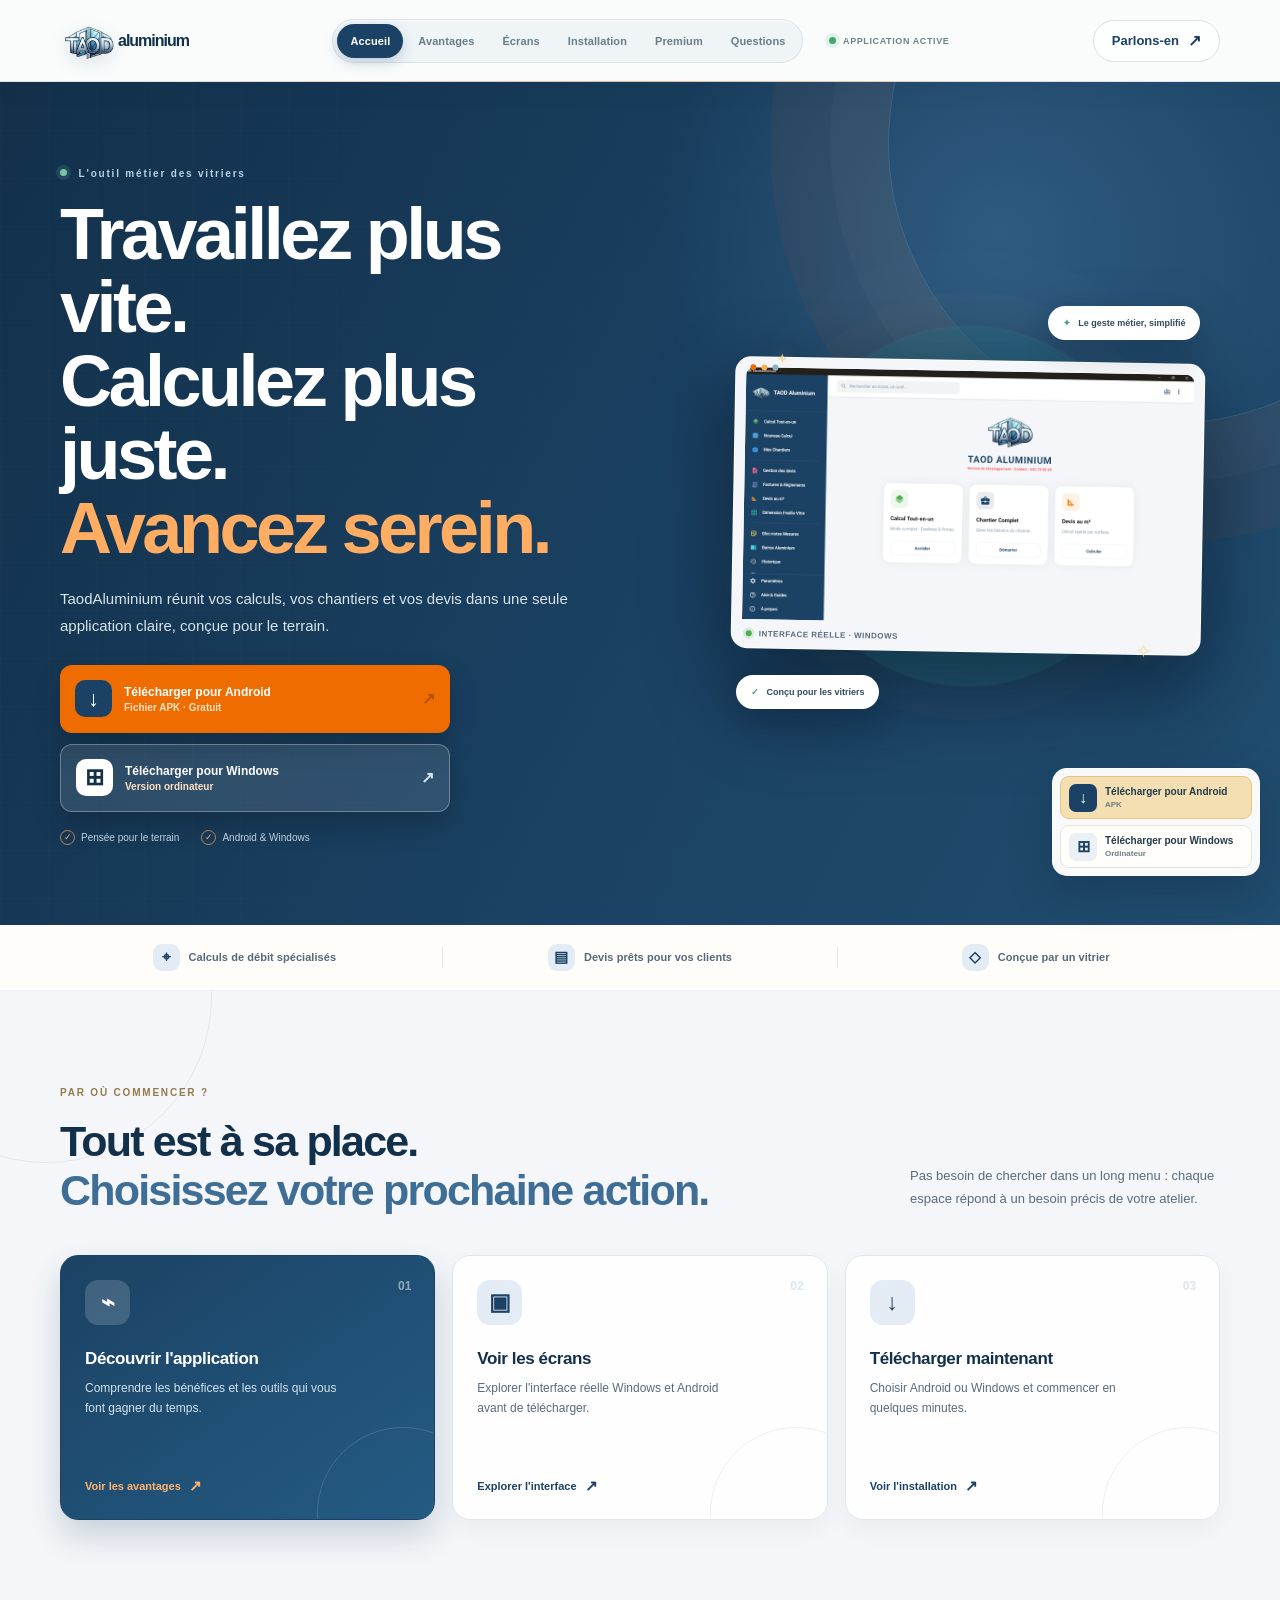
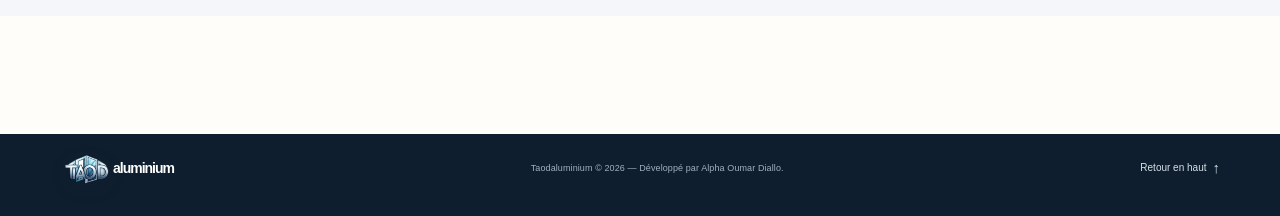
<file: index.html>
<!doctype html>
<html lang="fr">
<head>
  <!-- CONFIGURATION SEO : adaptez description, mots-clés et titre à votre présentation commerciale. -->
  <meta charset="utf-8">
  <meta name="viewport" content="width=device-width, initial-scale=1">
  <meta name="theme-color" content="#102c43">
  <meta name="description" content="Taodaluminium aide les vitriers à calculer leurs débits aluminium, optimiser leurs vitrages et créer des devis professionnels. Téléchargez l'application Android et Windows.">
  <meta name="keywords" content="calcul aluminium vitrier, logiciel menuiserie aluminium gratuit, application devis vitrerie, coupage aluminium libanais, Alpha Oumar Diallo Taodaluminium">
  <title>TaodAluminium — L'outil des vitriers qui avancent</title>
  <!-- LOGO / FAVICON : conservez logo.png à côté de index.html, ou remplacez ce chemin partout ci-dessous. -->
  <link rel="icon" type="image/png" href="logo.png">
  <link rel="stylesheet" href="style.css">
  <script src="script.js" defer></script>
</head>
<body class="home-page">
  <!-- En-tête fixe : identité visuelle et accès rapide au contact WhatsApp. -->
  <header class="site-header">
    <div class="container header-inner">
      <!-- LOGO : remplacez le chemin de l'image si vous renommez ou déplacez logo.png. -->
      <a class="brand" href="#accueil" aria-label="Taodaluminium, accueil">
        <img class="brand-logo" src="logo.png" alt="">
        <span class="brand-name">aluminium</span>
      </a>
      <nav class="main-nav" aria-label="Navigation principale">
        <a class="is-current" href="#accueil">Accueil</a>
        <a href="avantages.html">Avantages</a>
        <a href="ecrans.html">Écrans</a>
        <a href="installation.html">Installation</a>
        <a href="premium.html">Premium</a>
        <a href="questions.html">Questions</a>
      </nav>
      <div class="header-live"><i aria-hidden="true"></i><span>Application active</span></div>
      <!-- WHATSAPP : remplacez 224620780868 par votre numéro international sans + ni espaces. -->
      <a class="button button-outline header-contact" href="https://wa.me/224620780868?text=Bonjour%2C%20je%20souhaite%20en%20savoir%20plus%20sur%20Taodaluminium." target="_blank" rel="noopener noreferrer">Parlons-en <span aria-hidden="true">↗</span></a>
    </div>
  </header>

  <main>
    <!-- ACCUEIL : modifiez le titre et le texte de présentation ci-dessous pour votre message de marque. -->
    <section class="hero" id="accueil">
      <div class="container hero-layout">
        <div class="hero-copy">
          <p class="eyebrow"><span class="eyebrow-dot"></span> L'outil métier des vitriers</p>
          <h1>Travaillez plus vite.<br>Calculez plus juste.<br><span>Avancez serein.</span></h1>
          <p class="hero-lead">TaodAluminium réunit vos calculs, vos chantiers et vos devis dans une seule application claire, conçue pour le terrain.</p>
          <!-- TELECHARGEMENTS : fichiers locaux dans "Taod aluminium". Garde les mêmes noms lors des mises à jour. -->
          <div class="hero-actions" id="telechargements">
            <a class="button button-download" href="Taod%20aluminium/version%20Android/taod.apk" download="taod.apk" data-download aria-label="Télécharger Taodaluminium pour Android, fichier APK">
              <span class="button-icon" aria-hidden="true">↓</span>
              <span><strong>Télécharger pour Android</strong><small>Fichier APK · Gratuit</small></span>
              <span class="button-arrow" aria-hidden="true">↗</span>
            </a>
            <a class="button button-download button-download-secondary" href="Taod%20aluminium/version%20Windows/Taod_Setup.exe" download="Taod_Setup.exe" data-download aria-label="Télécharger Taodaluminium pour Windows">
              <span class="button-icon windows-icon" aria-hidden="true">⊞</span>
              <span><strong>Télécharger pour Windows</strong><small>Version ordinateur</small></span>
              <span class="button-arrow" aria-hidden="true">↗</span>
            </a>
          </div>
          <div class="hero-proof"><span><i aria-hidden="true">✓</i> Pensée pour le terrain</span><span><i aria-hidden="true">✓</i> Android &amp; Windows</span></div>
        </div>

        <!-- APERCU INTERACTIF FICTIF : la surface est une aire simple, sans retraits, séries ou règles réelles de débit. -->
        <!-- Pour adapter la démonstration, modifiez les séries, valeurs d'exemple et options du vitrage ci-dessous. -->
        <div class="hero-visual" aria-label="Aperçu de l'application Taod Aluminium">
          <div class="visual-glow"></div>
          <figure class="real-app-preview">
            <img src="images_taod/pc/accueil_verison_pc.png" alt="Écran d'accueil de l'application Taod Aluminium sur ordinateur">
            <figcaption><span class="preview-pulse"></span> Interface réelle · Windows</figcaption>
          </figure>
          <div class="app-card demo-app">
            <div class="app-topbar">
              <img class="app-brand-logo" src="logo.png" alt="Taod Aluminium">
              <span class="app-brand-caption"><b>ESPACE</b><small>VITRERIE</small></span>
              <span class="app-status"><i></i> EN LIGNE</span>
            </div>
            <div class="demo-title-row">
              <div><span class="demo-kicker">ESPACE ATELIER</span><h2>Mon chantier</h2></div>
              <span class="demo-project">N° 024</span>
            </div>
            <div class="demo-tabs" role="tablist" aria-label="Aperçu des outils métier">
              <button class="demo-tab is-active" id="tab-debit" type="button" role="tab" aria-selected="true" aria-controls="panel-debit" data-demo-tab="debit">Débit</button>
              <button class="demo-tab" id="tab-vitrage" type="button" role="tab" aria-selected="false" aria-controls="panel-vitrage" data-demo-tab="vitrage">Vitrage</button>
              <button class="demo-tab" id="tab-devis" type="button" role="tab" aria-selected="false" aria-controls="panel-devis" data-demo-tab="devis">Devis</button>
            </div>

            <section class="demo-panel is-active" id="panel-debit" role="tabpanel" aria-labelledby="tab-debit" data-demo-panel="debit">
              <div class="demo-profile-row">
                <span class="profile-shape" aria-hidden="true"><i></i><i></i><i></i></span>
                <label for="profile-series"><small>SÉRIE ALUMINIUM</small>
                  <select id="profile-series">
                    <option>Alu 82</option>
                    <option>Libanais</option>
                    <option>Technal</option>
                  </select>
                </label>
                <span class="check-mark" aria-hidden="true">✓</span>
              </div>
              <form class="dimension-form" id="dimension-form">
                <label>Largeur <span>cm</span><input id="dimension-width" type="number" min="1" max="10000" step="1" value="120" inputmode="numeric" required></label>
                <span class="dimension-cross" aria-hidden="true">×</span>
                <label>Hauteur <span>cm</span><input id="dimension-height" type="number" min="1" max="10000" step="1" value="140" inputmode="numeric" required></label>
                <button class="demo-calculate" type="submit"><span aria-hidden="true">⌁</span> Voir la surface</button>
              </form>
              <div class="demo-result" aria-live="polite">
                <div><span>Surface indicative</span><strong id="surface-result">1,68 <small>m²</small></strong></div>
                <span class="result-check" aria-hidden="true">✓</span>
              </div>
              <p class="demo-disclaimer">Aperçu de démonstration · hors retraits de coupe</p>
            </section>

            <section class="demo-panel" id="panel-vitrage" role="tabpanel" aria-labelledby="tab-vitrage" data-demo-panel="vitrage" hidden>
              <div class="glass-preview-layout">
                <div class="glass-window" aria-label="Schéma décoratif d'un vitrage à deux vantaux">
                  <div class="glass-pane"><span>01</span></div><div class="glass-pane"><span>02</span></div>
                  <span class="glass-crossbar"></span>
                </div>
                <div class="glass-options">
                  <span class="demo-kicker">TYPE DE VERRE</span>
                  <button type="button" class="glass-option is-selected" aria-pressed="true">Clair <span>✓</span></button>
                  <button type="button" class="glass-option" aria-pressed="false">Teinté <span>✓</span></button>
                  <button type="button" class="glass-option" aria-pressed="false">Feuilleté <span>✓</span></button>
                </div>
              </div>
              <div class="glass-summary"><span>Votre vitrage, visualisé.</span><span class="glass-type-result">Verre clair</span></div>
              <p class="demo-disclaimer">Aperçu illustratif des options de vitrage</p>
            </section>

            <section class="demo-panel" id="panel-devis" role="tabpanel" aria-labelledby="tab-devis" data-demo-panel="devis" hidden>
              <div class="quote-preview">
                <div class="quote-heading"><img class="quote-logo" src="logo.png" alt=""><span><b>DEVIS VITRERIE</b><small>APERÇU DE PRÉSENTATION</small></span><span class="quote-file">PDF</span></div>
                <div class="quote-client"><span>CLIENT</span><b>Votre prochain chantier</b></div>
                <div class="quote-line"><span>Menuiserie aluminium</span><b>Dimensions au choix</b></div>
                <div class="quote-line"><span>Vitrage personnalisé</span><b>Selon votre sélection</b></div>
                <button type="button" class="demo-calculate quote-action" id="quote-action">Préparer un devis <span aria-hidden="true">→</span></button>
                <p class="quote-feedback" id="quote-feedback" aria-live="polite">Un aperçu à personnaliser dans l'application.</p>
              </div>
              <p class="demo-disclaimer">Exemple visuel · aucun prix ni document réel</p>
            </section>
          </div>
          <div class="visual-tag tag-top"><span aria-hidden="true">✦</span> Le geste métier, simplifié</div>
          <div class="visual-tag tag-bottom"><span aria-hidden="true">✓</span> Conçu pour les vitriers</div>
          <div class="glass-sparkle sparkle-one" aria-hidden="true">✦</div>
          <div class="glass-sparkle sparkle-two" aria-hidden="true">✧</div>
        </div>
      </div>
    </section>

    <!-- AVANTAGES : personnalisez les fonctionnalités selon les capacités réelles de votre application. -->
    <section class="trust-strip" aria-label="Conçu pour le métier de vitrier">
      <div class="container trust-items">
        <div><span class="trust-icon" aria-hidden="true">⌖</span><span>Calculs de débit spécialisés</span></div>
        <span class="trust-divider" aria-hidden="true"></span>
        <div><span class="trust-icon" aria-hidden="true">▤</span><span>Devis prêts pour vos clients</span></div>
        <span class="trust-divider" aria-hidden="true"></span>
        <div><span class="trust-icon" aria-hidden="true">◇</span><span>Conçue par un vitrier</span></div>
      </div>
    </section>

    <section class="home-paths section-pad" aria-labelledby="home-paths-title">
      <div class="container">
        <div class="home-paths-heading">
          <div><p class="eyebrow eyebrow-dark">PAR OÙ COMMENCER ?</p><h2 id="home-paths-title">Tout est à sa place.<br><span>Choisissez votre prochaine action.</span></h2></div>
          <p>Pas besoin de chercher dans un long menu : chaque espace répond à un besoin précis de votre atelier.</p>
        </div>
        <div class="home-path-grid">
          <a class="home-path-card home-path-primary" href="avantages.html" data-reveal><span class="home-path-icon">⌁</span><span class="home-path-number">01</span><h3>Découvrir l'application</h3><p>Comprendre les bénéfices et les outils qui vous font gagner du temps.</p><span class="home-path-link">Voir les avantages <b>↗</b></span></a>
          <a class="home-path-card" href="ecrans.html" data-reveal><span class="home-path-icon">▣</span><span class="home-path-number">02</span><h3>Voir les écrans</h3><p>Explorer l'interface réelle Windows et Android avant de télécharger.</p><span class="home-path-link">Explorer l'interface <b>↗</b></span></a>
          <a class="home-path-card" href="installation.html" data-reveal><span class="home-path-icon">↓</span><span class="home-path-number">03</span><h3>Télécharger maintenant</h3><p>Choisir Android ou Windows et commencer en quelques minutes.</p><span class="home-path-link">Voir l'installation <b>↗</b></span></a>
        </div>
      </div>
    </section>

    <section class="screens section-pad" id="ecrans">
      <div class="container">
        <div class="section-heading screens-heading">
          <p class="eyebrow eyebrow-dark">DANS L'APPLICATION</p>
          <h2>Un espace de travail pensé<br><span>pour aller droit au résultat.</span></h2>
          <p>Une interface claire pour calculer, gérer vos chantiers et préparer vos documents professionnels.</p>
        </div>
        <div class="screen-grid">
          <figure class="screen-card screen-card-large" data-reveal>
            <div class="screen-image"><img src="images_taod/pc/coupage_v_pc.png" alt="Écran de calcul de coupe Taod Aluminium" loading="lazy"></div>
            <figcaption><span>01</span><div><strong>Calcul de coupe</strong><small>Fenêtres, portes et profilés aluminium</small></div></figcaption>
          </figure>
          <figure class="screen-card" data-reveal>
            <div class="screen-image"><img src="images_taod/pc/devis_v_pc.png" alt="Exemple de devis professionnel Taod Aluminium" loading="lazy"></div>
            <figcaption><span>02</span><div><strong>Devis professionnels</strong><small>Présentez vos matériaux et vos montants clairement</small></div></figcaption>
          </figure>
          <figure class="screen-card" data-reveal>
            <div class="screen-image"><img src="images_taod/pc/vitreage_v_pc.png" alt="Écran de calcul de vitrage Taod Aluminium" loading="lazy"></div>
            <figcaption><span>03</span><div><strong>Gestion du vitrage</strong><small>Mesures, surfaces et optimisation de la matière</small></div></figcaption>
          </figure>
        </div>
      </div>
    </section>

    <section class="mobile-screens section-pad">
      <div class="container mobile-screens-layout">
        <div class="mobile-screens-copy" data-reveal>
          <p class="eyebrow eyebrow-dark">VERSION ANDROID</p>
          <h2>Votre atelier,<br><span>toujours avec vous.</span></h2>
          <p>Retrouvez les outils essentiels de TaodAluminium sur votre téléphone, sur le chantier comme à l'atelier.</p>
          <a class="button button-mobile-download" href="Taod%20aluminium/version%20Android/taod.apk" download="taod.apk"><span aria-hidden="true">↓</span> Télécharger l'APK Android <span aria-hidden="true">↗</span></a>
        </div>
        <div class="phone-gallery" aria-label="Captures de l'application Android">
          <figure class="phone-shot phone-shot-main" data-reveal><img src="images_taod/android/12-menu-principal-android.jpeg" alt="Menu principal de TaodAluminium sur Android" loading="lazy"></figure>
          <figure class="phone-shot phone-shot-top" data-reveal><img src="images_taod/android/02-dimensions-vitrage.jpeg" alt="Optimisation du vitrage sur Android" loading="lazy"></figure>
          <figure class="phone-shot phone-shot-bottom" data-reveal><img src="images_taod/android/06-suivi-reglement-chantier.jpeg" alt="Suivi des règlements d'un chantier sur Android" loading="lazy"></figure>
          <span class="phone-orbit phone-orbit-one" aria-hidden="true"></span><span class="phone-orbit phone-orbit-two" aria-hidden="true"></span>
        </div>
      </div>
    </section>

    <!-- Bénéfices principaux de l'application présentés sous forme de cartes. -->
    <section class="benefits section-pad" id="avantages">
      <div class="container">
        <div class="section-heading">
          <p class="eyebrow eyebrow-dark">UN VRAI GAIN AU QUOTIDIEN</p>
          <h2>Tout le métier du vitrier,<br><span>dans votre poche.</span></h2>
          <p>Moins de calculs, moins de pertes et des clients mieux servis.</p>
        </div>
        <div class="benefit-grid">
          <article class="benefit-card" data-reveal>
            <div class="card-icon icon-blue" aria-hidden="true">⌖</div>
            <h3>Précision totale</h3>
            <p>Fini les erreurs de coupe. L'app gère les séries Libanais, Alu 82, Technal et plus.</p>
            <span class="card-number">01</span>
          </article>
          <article class="benefit-card" data-reveal>
            <div class="card-icon icon-sand" aria-hidden="true">▤</div>
            <h3>Devis PDF pro</h3>
            <p>Générez vos devis avec votre logo et votre signature, directement sur le chantier.</p>
            <span class="card-number">02</span>
          </article>
          <article class="benefit-card" data-reveal>
            <div class="card-icon icon-green" aria-hidden="true">◇</div>
            <h3>Optimisation du verre</h3>
            <p>Calculez vos surfaces et le nombre de feuilles de verre nécessaires sans gaspillage.</p>
            <span class="card-number">03</span>
          </article>
        </div>
      </div>
    </section>

    <!-- INSTALLATION : ajustez ces étapes si votre méthode de distribution APK change. -->
    <section class="install section-pad" id="installation">
      <div class="container install-layout">
        <div class="install-intro" data-reveal>
          <p class="eyebrow eyebrow-dark">PRENEZ EN MAIN L'APP</p>
          <h2>Installation rapide,<br><span>zéro prise de tête.</span></h2>
          <p>Installez l'APK Android en quelques gestes et commencez à travailler.</p>
          <a class="text-link" href="#telechargements">Télécharger l'application <span aria-hidden="true">→</span></a>
        </div>
        <ol class="steps">
          <li class="step" data-reveal>
            <span class="step-icon" aria-hidden="true">↓</span>
            <div><span class="step-label">ÉTAPE 01</span><h3>Téléchargez l'APK</h3><p>Appuyez sur le bouton Android pour récupérer le fichier d'installation.</p></div>
            <span class="step-index">01</span>
          </li>
          <li class="step" data-reveal>
            <span class="step-icon" aria-hidden="true">▣</span>
            <div><span class="step-label">ÉTAPE 02</span><h3>Ouvrez le fichier</h3><p>Retrouvez <b>taodaluminium.apk</b> dans vos téléchargements, puis ouvrez-le.</p></div>
            <span class="step-index">02</span>
          </li>
          <li class="step" data-reveal>
            <span class="step-icon" aria-hidden="true">✓</span>
            <div><span class="step-label">ÉTAPE 03</span><h3>Confirmez l'installation</h3><p>Si Android affiche une alerte, appuyez sur « Installer quand même ».</p></div>
            <span class="step-index">03</span>
          </li>
        </ol>
      </div>
    </section>

    <!-- PREMIUM : modifiez les fonctionnalités et le message pour refléter votre offre réelle. -->
    <section class="premium section-pad" id="premium">
      <div class="container">
        <div class="premium-panel" data-reveal>
          <div class="premium-copy">
            <p class="eyebrow eyebrow-light"><span class="sparkle" aria-hidden="true">✦</span> PASSEZ À LA VITESSE SUPÉRIEURE</p>
            <h2>Votre savoir-faire.<br><span>En version premium.</span></h2>
            <p>Débloquez tout votre potentiel : logo personnalisé, signature, gestion de stock et support prioritaire.</p>
            <!-- WHATSAPP PREMIUM : utilisez le même numéro international que celui du bouton Contact. -->
            <a class="button button-whatsapp" href="https://wa.me/224620780868" target="_blank" rel="noopener noreferrer"><span aria-hidden="true">◉</span> Activer mon Pack via WhatsApp <span aria-hidden="true">↗</span></a>
            <small class="premium-note">Les fonctions de base restent gratuites.</small>
          </div>
          <div class="premium-list" aria-label="Fonctionnalités Premium">
            <div><span aria-hidden="true">✓</span> Votre logo sur chaque devis</div>
            <div><span aria-hidden="true">✓</span> Signature professionnelle</div>
            <div><span aria-hidden="true">✓</span> Gestion de votre stock</div>
            <div><span aria-hidden="true">✓</span> Support prioritaire</div>
            <div class="premium-stamp"><span>TAOD</span><small>PRO PACK</small></div>
          </div>
        </div>
      </div>
    </section>

    <!-- DEVELOPPEUR : remplacez le nom et la biographie si les informations doivent évoluer. -->
    <section class="about section-pad" id="developpeur">
      <div class="container about-layout">
        <div class="about-mark" aria-hidden="true"><img src="logo.png" alt=""><i></i><i></i></div>
        <div class="about-copy" data-reveal>
          <p class="eyebrow eyebrow-dark">À PROPOS DU DÉVELOPPEUR</p>
          <h2>Un outil de terrain,<br><span>créé par un homme de terrain.</span></h2>
          <p><strong>Alpha Oumar Diallo</strong> réunit deux métiers : informaticien et vitrier. Taodaluminium est née de cette double compétence, avec une ambition simple : apporter aux professionnels de la vitrerie des outils numériques pratiques, fiables et adaptés à leur réalité quotidienne.</p>
        </div>
        <div class="about-quote"><span aria-hidden="true">“</span><p>Conçue par un vitrier,<br>pour les vitriers.</p><small>ALPHA OUMAR DIALLO</small></div>
      </div>
    </section>

    <!-- Questions courantes pour lever les doutes avant le téléchargement ou le contact. -->
    <section class="faq section-pad" id="questions">
      <div class="container faq-layout">
        <div class="faq-intro">
          <p class="eyebrow eyebrow-dark">BESOIN D'UNE PRÉCISION ?</p>
          <h2>Les réponses,<br><span>sans détour.</span></h2>
          <p>Une autre question ? Écrivez-nous, nous vous répondrons directement.</p>
          <!-- WHATSAPP QUESTIONS : remplacez ici aussi le numéro si vous changez de contact. -->
          <a class="text-link" href="https://wa.me/224620780868?text=Bonjour%2C%20j%27ai%20une%20question%20sur%20Taodaluminium." target="_blank" rel="noopener noreferrer">Poser une question sur WhatsApp <span aria-hidden="true">↗</span></a>
        </div>
        <div class="faq-list" data-reveal>
          <details class="faq-item">
            <summary>Sur quels appareils puis-je utiliser Taodaluminium ?<span aria-hidden="true"></span></summary>
            <p>Taodaluminium est proposée en version Android (APK) et Windows. Choisissez le bouton correspondant à votre appareil dans la section téléchargement.</p>
          </details>
          <details class="faq-item">
            <summary>Comment installer l'application Android ?<span aria-hidden="true"></span></summary>
            <p>Téléchargez l'APK, ouvrez le fichier puis suivez les indications d'Android pour finaliser l'installation. Le guide de cette page vous accompagne étape par étape.</p>
          </details>
          <details class="faq-item">
            <summary>Qu'apporte le Pack Premium ?<span aria-hidden="true"></span></summary>
            <p>Le Pack Premium ajoute notamment votre logo et votre signature sur les devis, la gestion de stock et un support prioritaire. Contactez-nous sur WhatsApp pour en savoir plus.</p>
          </details>
        </div>
      </div>
    </section>
  </main>

  <!-- Pied de page : marque, copyright et lien de retour en haut. -->
  <footer class="site-footer">
    <div class="container footer-inner">
      <a class="brand footer-brand" href="#accueil" aria-label="Taodaluminium, retour à l'accueil">
        <img class="brand-logo" src="logo.png" alt="">
        <span class="brand-name">aluminium</span>
      </a>
      <!-- COPYRIGHT : mettez à jour l'année ou le nom du développeur si nécessaire. -->
      <p>Taodaluminium © 2026 — Développé par Alpha Oumar Diallo.</p>
      <a class="footer-top" href="#accueil">Retour en haut <span aria-hidden="true">↑</span></a>
    </div>
  </footer>
  <div class="toast" id="download-toast" role="status" aria-live="polite"></div>
  <!-- BOUTONS FLOTTANTS : utilisent les mêmes fichiers locaux que les boutons du hero. -->
  <nav class="download-dock mobile-download-cta" aria-label="Téléchargements Taodaluminium">
    <a class="download-dock-link download-dock-android" href="Taod%20aluminium/version%20Android/taod.apk" download="taod.apk" data-download aria-label="Télécharger Taodaluminium pour Android">
      <span class="dock-icon" aria-hidden="true">↓</span>
      <span><strong>Android</strong><small>APK</small></span>
    </a>
    <a class="download-dock-link download-dock-windows" href="Taod%20aluminium/version%20Windows/Taod_Setup.exe" download="Taod_Setup.exe" data-download aria-label="Télécharger Taodaluminium pour Windows">
      <span class="dock-icon dock-windows-icon" aria-hidden="true">⊞</span>
      <span><strong>Windows</strong><small>Ordinateur</small></span>
    </a>
  </nav>
</body>
</html>
</file>
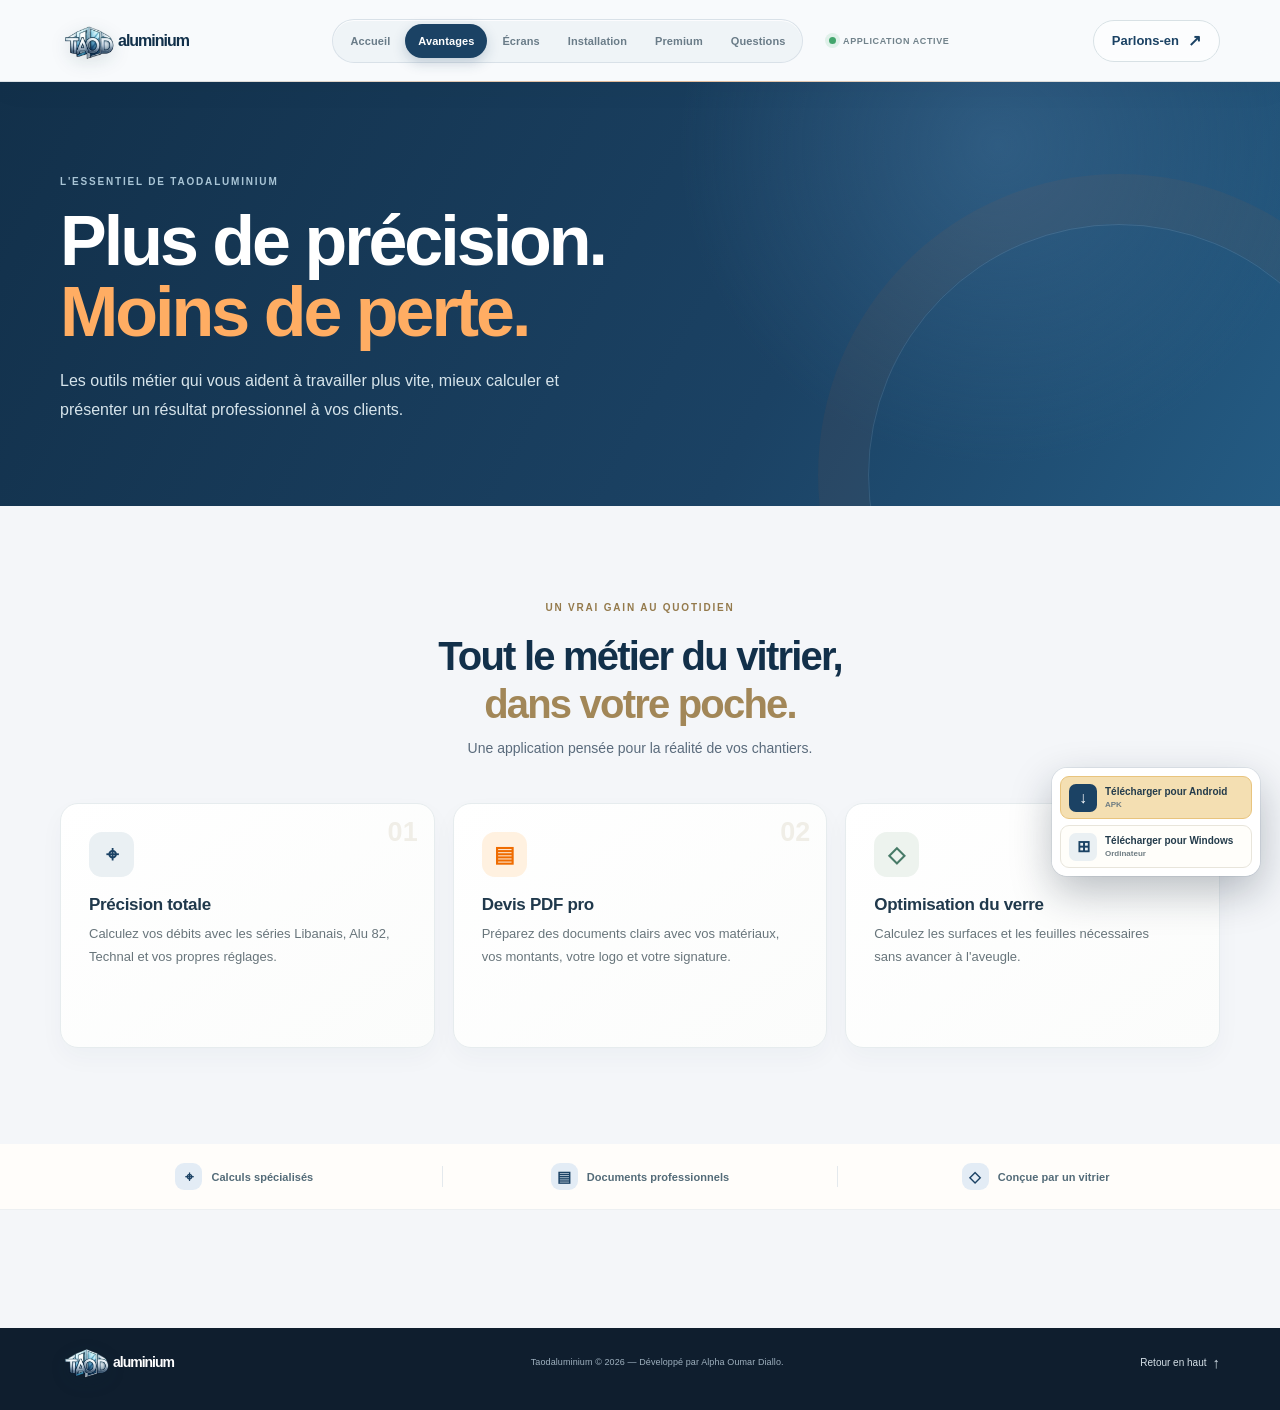
<file: avantages.html>
<!doctype html>
<html lang="fr">
<head><meta charset="utf-8"><meta name="viewport" content="width=device-width, initial-scale=1"><meta name="theme-color" content="#1b4264"><title>Avantages — TaodAluminium</title><link rel="icon" type="image/png" href="logo.png"><link rel="stylesheet" href="style.css"><script src="script.js" defer></script></head>
<body class="inner-page">
  <header class="site-header"><div class="container header-inner">
    <a class="brand" href="index.html" aria-label="Taodaluminium, accueil"><img class="brand-logo" src="logo.png" alt=""><span class="brand-name">aluminium</span></a>
    <nav class="main-nav" aria-label="Navigation principale"><a href="index.html">Accueil</a><a class="is-current" href="avantages.html">Avantages</a><a href="ecrans.html">Écrans</a><a href="installation.html">Installation</a><a href="premium.html">Premium</a><a href="questions.html">Questions</a></nav>
    <div class="header-live"><i aria-hidden="true"></i><span>Application active</span></div><a class="button button-outline header-contact" href="https://wa.me/224620780868" target="_blank" rel="noopener noreferrer">Parlons-en <span aria-hidden="true">↗</span></a>
  </div></header>
  <main>
    <section class="inner-page-hero"><div class="container"><p class="eyebrow">L'ESSENTIEL DE TAODALUMINIUM</p><h1>Plus de précision.<br><span>Moins de perte.</span></h1><p>Les outils métier qui vous aident à travailler plus vite, mieux calculer et présenter un résultat professionnel à vos clients.</p></div></section>
    <section class="benefits section-pad"><div class="container"><div class="section-heading"><p class="eyebrow eyebrow-dark">UN VRAI GAIN AU QUOTIDIEN</p><h2>Tout le métier du vitrier,<br><span>dans votre poche.</span></h2><p>Une application pensée pour la réalité de vos chantiers.</p></div><div class="benefit-grid"><article class="benefit-card" data-reveal><div class="card-icon icon-blue">⌖</div><h3>Précision totale</h3><p>Calculez vos débits avec les séries Libanais, Alu 82, Technal et vos propres réglages.</p><span class="card-number">01</span></article><article class="benefit-card" data-reveal><div class="card-icon icon-sand">▤</div><h3>Devis PDF pro</h3><p>Préparez des documents clairs avec vos matériaux, vos montants, votre logo et votre signature.</p><span class="card-number">02</span></article><article class="benefit-card" data-reveal><div class="card-icon icon-green">◇</div><h3>Optimisation du verre</h3><p>Calculez les surfaces et les feuilles nécessaires sans avancer à l'aveugle.</p><span class="card-number">03</span></article></div></div></section>
    <section class="trust-strip"><div class="container trust-items"><div><span class="trust-icon">⌖</span><span>Calculs spécialisés</span></div><span class="trust-divider"></span><div><span class="trust-icon">▤</span><span>Documents professionnels</span></div><span class="trust-divider"></span><div><span class="trust-icon">◇</span><span>Conçue par un vitrier</span></div></div></section>
  </main>
  <footer class="site-footer"><div class="container footer-inner"><a class="brand footer-brand" href="index.html"><img class="brand-logo" src="logo.png" alt=""><span class="brand-name">aluminium</span></a><p>Taodaluminium © 2026 — Développé par Alpha Oumar Diallo.</p><a class="footer-top" href="#">Retour en haut <span>↑</span></a></div></footer>
</body></html>
</file>
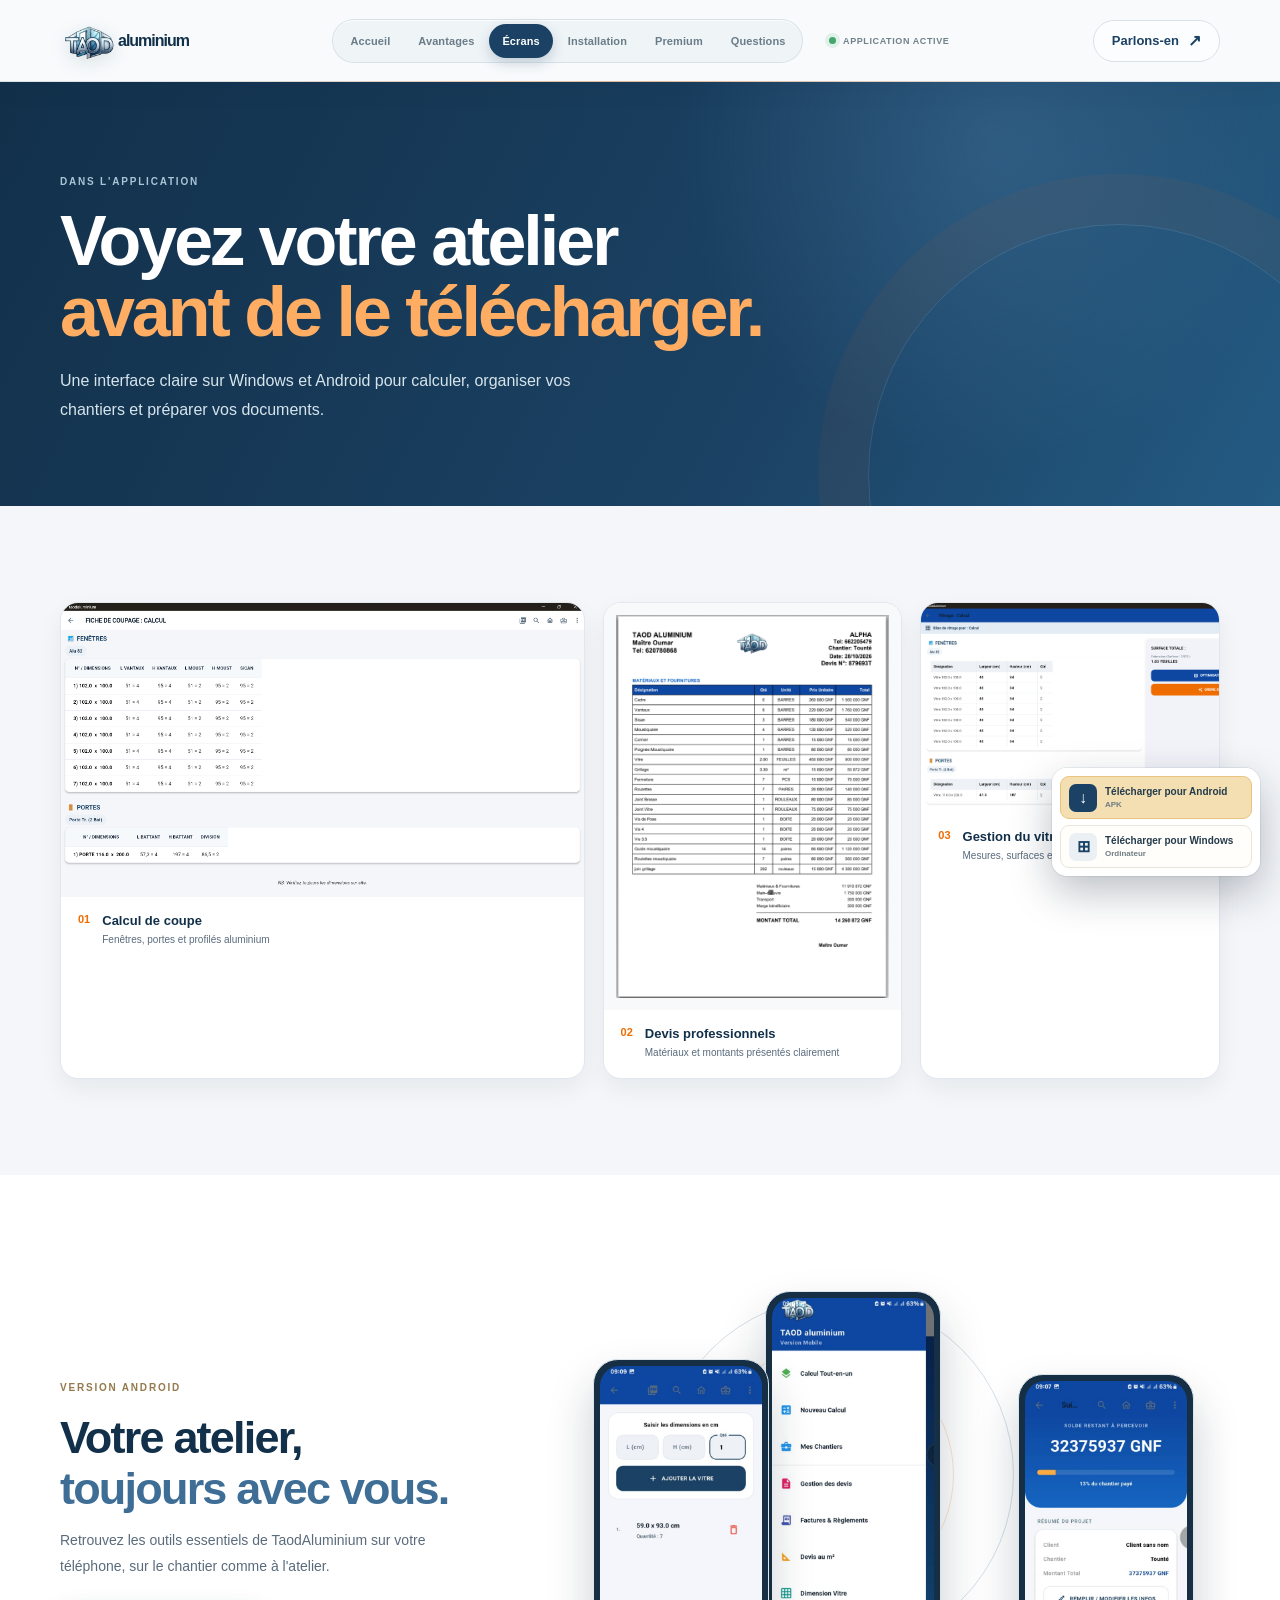
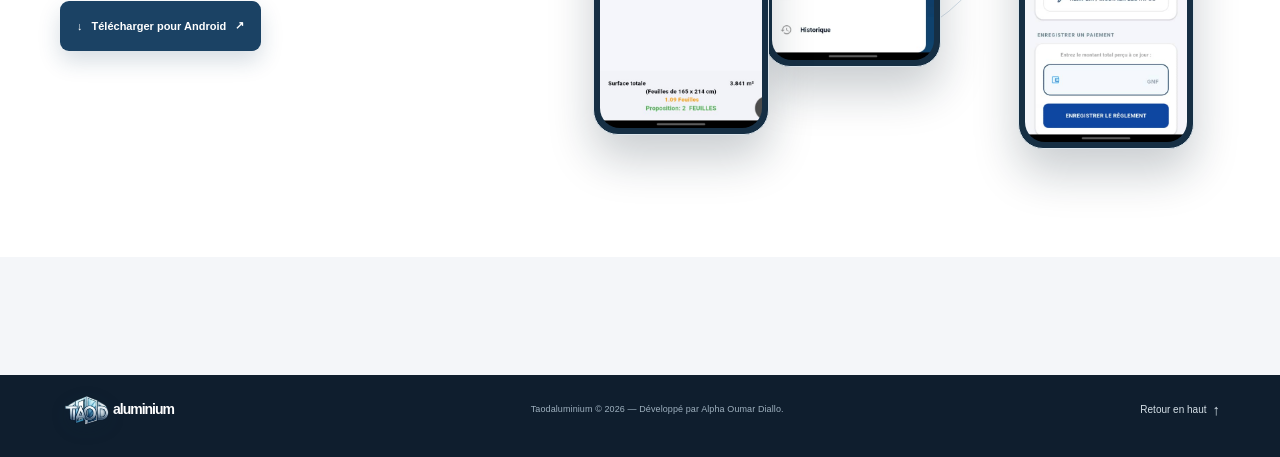
<file: ecrans.html>
<!doctype html>
<html lang="fr">
<head><meta charset="utf-8"><meta name="viewport" content="width=device-width, initial-scale=1"><meta name="theme-color" content="#1b4264"><title>Écrans — TaodAluminium</title><link rel="icon" type="image/png" href="logo.png"><link rel="stylesheet" href="style.css"><script src="script.js" defer></script></head>
<body class="inner-page"><header class="site-header"><div class="container header-inner"><a class="brand" href="index.html" aria-label="Taodaluminium, accueil"><img class="brand-logo" src="logo.png" alt=""><span class="brand-name">aluminium</span></a><nav class="main-nav" aria-label="Navigation principale"><a href="index.html">Accueil</a><a href="avantages.html">Avantages</a><a class="is-current" href="ecrans.html">Écrans</a><a href="installation.html">Installation</a><a href="premium.html">Premium</a><a href="questions.html">Questions</a></nav><div class="header-live"><i></i><span>Application active</span></div><a class="button button-outline header-contact" href="https://wa.me/224620780868" target="_blank" rel="noopener noreferrer">Parlons-en <span>↗</span></a></div></header>
<main><section class="inner-page-hero"><div class="container"><p class="eyebrow">DANS L'APPLICATION</p><h1>Voyez votre atelier<br><span>avant de le télécharger.</span></h1><p>Une interface claire sur Windows et Android pour calculer, organiser vos chantiers et préparer vos documents.</p></div></section>
<section class="screens section-pad"><div class="container"><div class="screen-grid"><figure class="screen-card screen-card-large" data-reveal><div class="screen-image"><img src="images_taod/pc/coupage_v_pc.png" alt="Écran de calcul de coupe Taod Aluminium"></div><figcaption><span>01</span><div><strong>Calcul de coupe</strong><small>Fenêtres, portes et profilés aluminium</small></div></figcaption></figure><figure class="screen-card" data-reveal><div class="screen-image"><img src="images_taod/pc/devis_v_pc.png" alt="Exemple de devis professionnel Taod Aluminium"></div><figcaption><span>02</span><div><strong>Devis professionnels</strong><small>Matériaux et montants présentés clairement</small></div></figcaption></figure><figure class="screen-card" data-reveal><div class="screen-image"><img src="images_taod/pc/vitreage_v_pc.png" alt="Écran de calcul de vitrage Taod Aluminium"></div><figcaption><span>03</span><div><strong>Gestion du vitrage</strong><small>Mesures, surfaces et optimisation de la matière</small></div></figcaption></figure></div></div></section>
<section class="mobile-screens section-pad"><div class="container mobile-screens-layout"><div class="mobile-screens-copy" data-reveal><p class="eyebrow eyebrow-dark">VERSION ANDROID</p><h2>Votre atelier,<br><span>toujours avec vous.</span></h2><p>Retrouvez les outils essentiels de TaodAluminium sur votre téléphone, sur le chantier comme à l'atelier.</p><a class="button button-mobile-download" href="Taod%20aluminium/version%20Android/taod.apk" download="taod.apk"><span>↓</span> Télécharger l'APK Android <span>↗</span></a></div><div class="phone-gallery"><figure class="phone-shot phone-shot-main" data-reveal><img src="images_taod/android/12-menu-principal-android.jpeg" alt="Menu principal de TaodAluminium sur Android"></figure><figure class="phone-shot phone-shot-top" data-reveal><img src="images_taod/android/02-dimensions-vitrage.jpeg" alt="Optimisation du vitrage sur Android"></figure><figure class="phone-shot phone-shot-bottom" data-reveal><img src="images_taod/android/06-suivi-reglement-chantier.jpeg" alt="Suivi des règlements d'un chantier sur Android"></figure><span class="phone-orbit phone-orbit-one"></span><span class="phone-orbit phone-orbit-two"></span></div></div></section></main>
<footer class="site-footer"><div class="container footer-inner"><a class="brand footer-brand" href="index.html"><img class="brand-logo" src="logo.png" alt=""><span class="brand-name">aluminium</span></a><p>Taodaluminium © 2026 — Développé par Alpha Oumar Diallo.</p><a class="footer-top" href="#">Retour en haut <span>↑</span></a></div></footer></body></html>
</file>
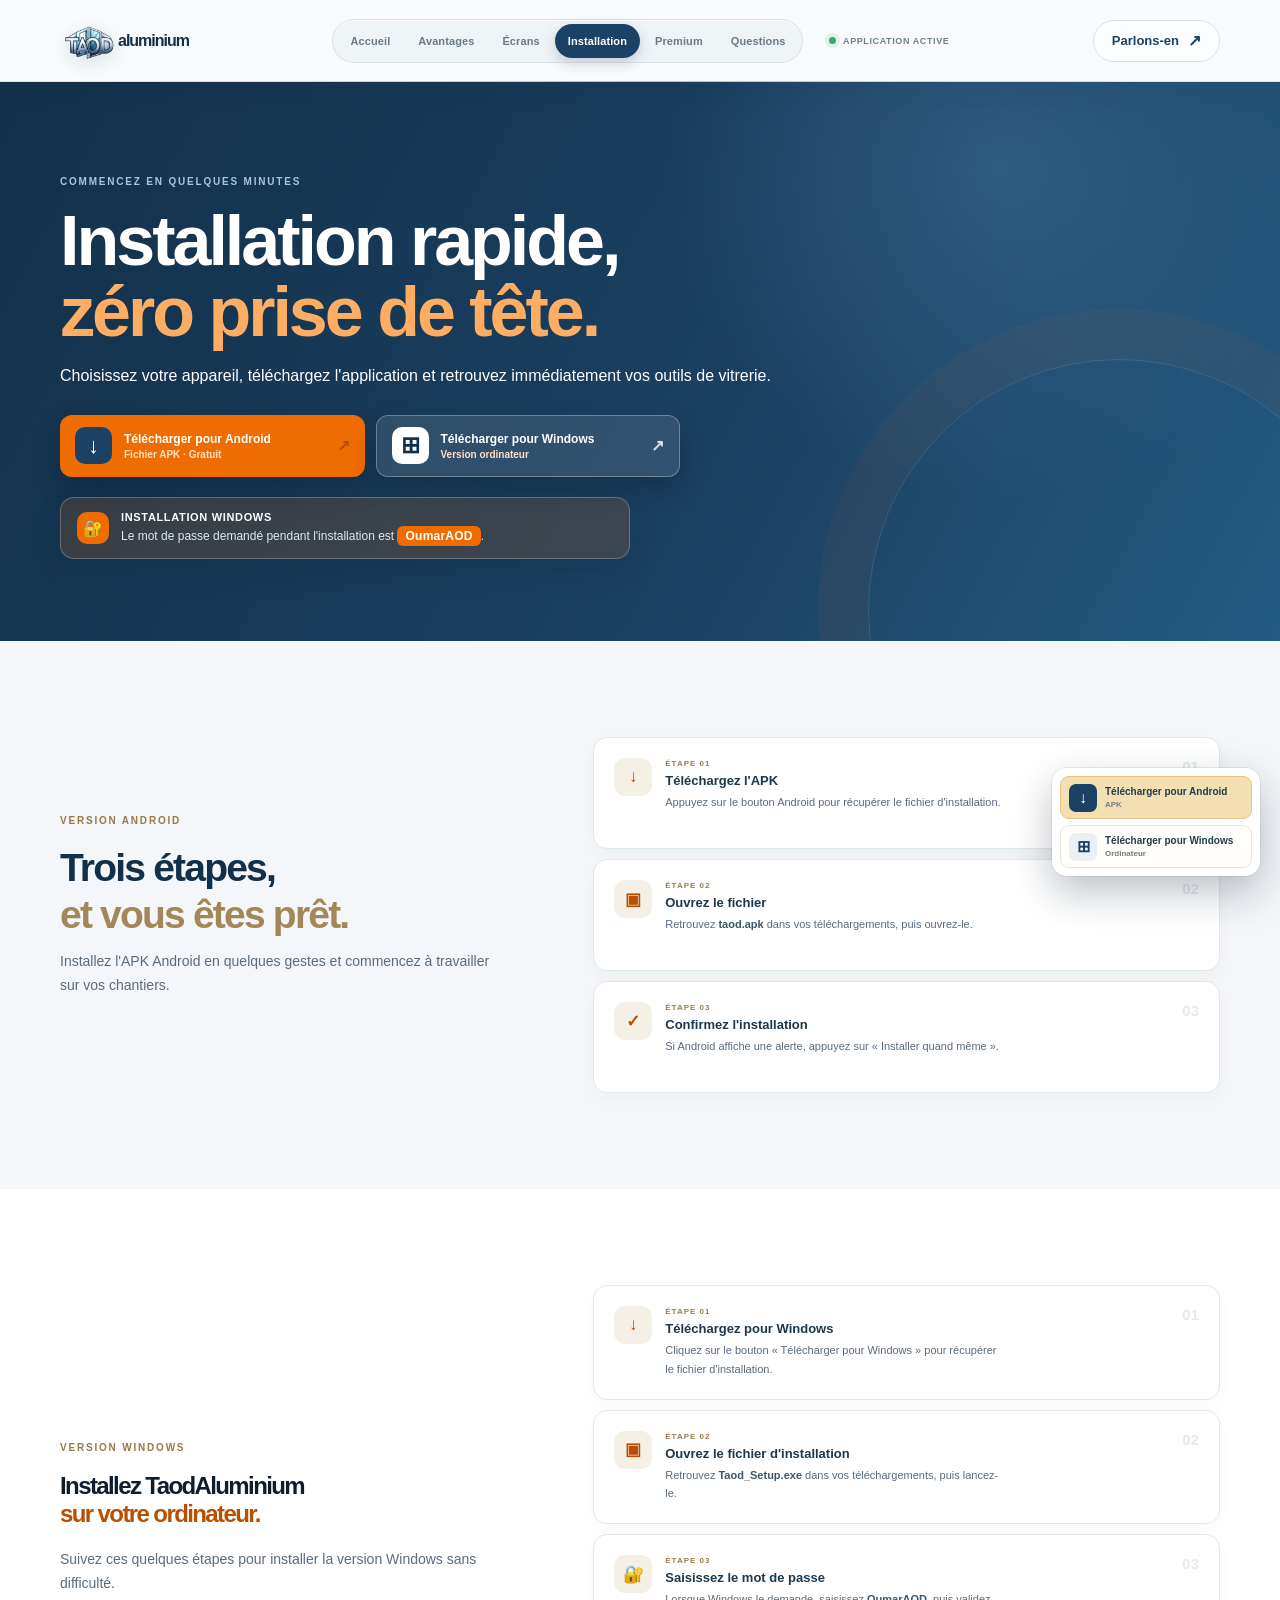
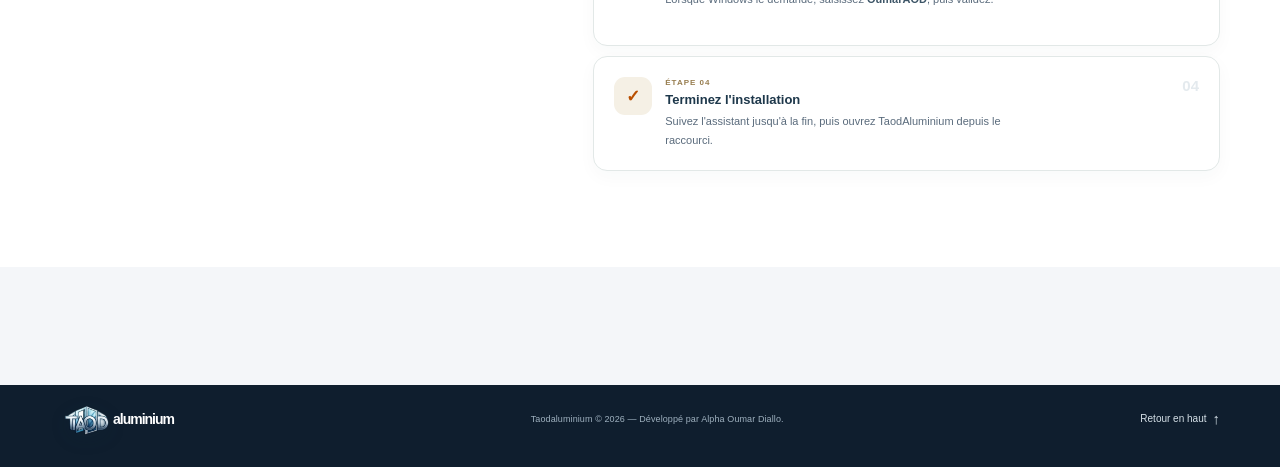
<file: installation.html>
<!doctype html>
<html lang="fr"><head><meta charset="utf-8"><meta name="viewport" content="width=device-width, initial-scale=1"><meta name="theme-color" content="#1b4264"><title>Installation — TaodAluminium</title><link rel="icon" type="image/png" href="logo.png"><link rel="stylesheet" href="style.css"><script src="script.js" defer></script></head>
<body class="inner-page"><header class="site-header"><div class="container header-inner"><a class="brand" href="index.html"><img class="brand-logo" src="logo.png" alt=""><span class="brand-name">aluminium</span></a><nav class="main-nav" aria-label="Navigation principale"><a href="index.html">Accueil</a><a href="avantages.html">Avantages</a><a href="ecrans.html">Écrans</a><a class="is-current" href="installation.html">Installation</a><a href="premium.html">Premium</a><a href="questions.html">Questions</a></nav><div class="header-live"><i></i><span>Application active</span></div><a class="button button-outline header-contact" href="https://wa.me/224620780868" target="_blank" rel="noopener noreferrer">Parlons-en <span>↗</span></a></div></header>
<main><section class="inner-page-hero"><div class="container"><p class="eyebrow">COMMENCEZ EN QUELQUES MINUTES</p><h1>Installation rapide,<br><span>zéro prise de tête.</span></h1><p>Choisissez votre appareil, téléchargez l'application et retrouvez immédiatement vos outils de vitrerie.</p><div class="hero-actions page-download-actions"><a class="button button-download" href="Taod%20aluminium/version%20Android/taod.apk" download="taod.apk"><span class="button-icon">↓</span><span><strong>Android</strong><small>Fichier APK · Gratuit</small></span><span class="button-arrow">↗</span></a><a class="button button-download button-download-secondary" href="Taod%20aluminium/version%20Windows/Taod_Setup.exe" download="Taod_Setup.exe"><span class="button-icon windows-icon">⊞</span><span><strong>Windows</strong><small>Version ordinateur</small></span><span class="button-arrow">↗</span></a></div></div></section>
<section class="install section-pad"><div class="container install-layout"><div class="install-intro" data-reveal><p class="eyebrow eyebrow-dark">VERSION ANDROID</p><h2>Trois étapes,<br><span>et vous êtes prêt.</span></h2><p>Installez l'APK Android en quelques gestes et commencez à travailler sur vos chantiers.</p></div><ol class="steps"><li class="step" data-reveal><span class="step-icon">↓</span><div><span class="step-label">ÉTAPE 01</span><h3>Téléchargez l'APK</h3><p>Appuyez sur le bouton Android pour récupérer le fichier d'installation.</p></div><span class="step-index">01</span></li><li class="step" data-reveal><span class="step-icon">▣</span><div><span class="step-label">ÉTAPE 02</span><h3>Ouvrez le fichier</h3><p>Retrouvez <b>taod.apk</b> dans vos téléchargements, puis ouvrez-le.</p></div><span class="step-index">02</span></li><li class="step" data-reveal><span class="step-icon">✓</span><div><span class="step-label">ÉTAPE 03</span><h3>Confirmez l'installation</h3><p>Si Android affiche une alerte, appuyez sur « Installer quand même ».</p></div><span class="step-index">03</span></li></ol></div></section></main>
<footer class="site-footer"><div class="container footer-inner"><a class="brand footer-brand" href="index.html"><img class="brand-logo" src="logo.png" alt=""><span class="brand-name">aluminium</span></a><p>Taodaluminium © 2026 — Développé par Alpha Oumar Diallo.</p><a class="footer-top" href="#">Retour en haut <span>↑</span></a></div></footer></body></html>
</file>
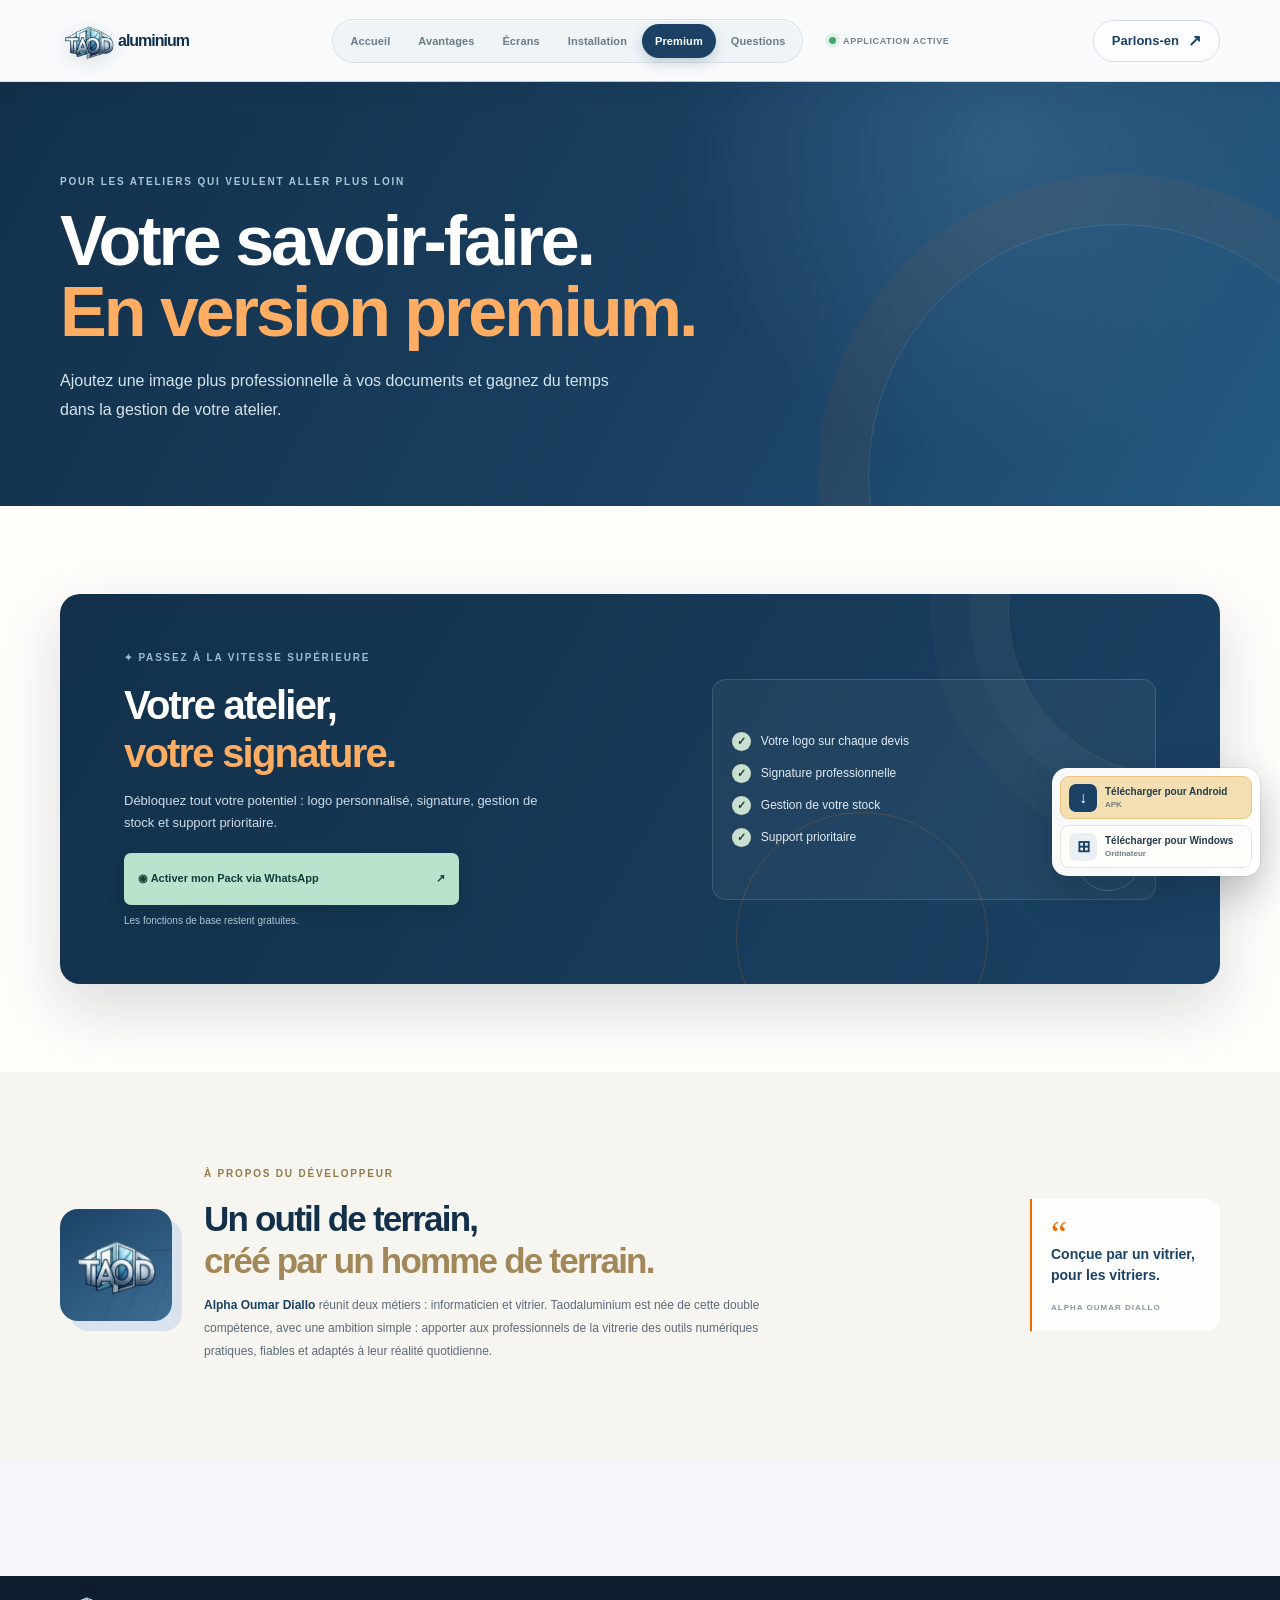
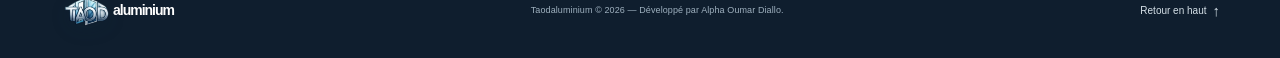
<file: premium.html>
<!doctype html>
<html lang="fr"><head><meta charset="utf-8"><meta name="viewport" content="width=device-width, initial-scale=1"><meta name="theme-color" content="#1b4264"><title>Premium — TaodAluminium</title><link rel="icon" type="image/png" href="logo.png"><link rel="stylesheet" href="style.css"><script src="script.js" defer></script></head>
<body class="inner-page"><header class="site-header"><div class="container header-inner"><a class="brand" href="index.html"><img class="brand-logo" src="logo.png" alt=""><span class="brand-name">aluminium</span></a><nav class="main-nav" aria-label="Navigation principale"><a href="index.html">Accueil</a><a href="avantages.html">Avantages</a><a href="ecrans.html">Écrans</a><a href="installation.html">Installation</a><a class="is-current" href="premium.html">Premium</a><a href="questions.html">Questions</a></nav><div class="header-live"><i></i><span>Application active</span></div><a class="button button-outline header-contact" href="https://wa.me/224620780868" target="_blank" rel="noopener noreferrer">Parlons-en <span>↗</span></a></div></header>
<main><section class="inner-page-hero"><div class="container"><p class="eyebrow">POUR LES ATELIERS QUI VEULENT ALLER PLUS LOIN</p><h1>Votre savoir-faire.<br><span>En version premium.</span></h1><p>Ajoutez une image plus professionnelle à vos documents et gagnez du temps dans la gestion de votre atelier.</p></div></section><section class="premium section-pad"><div class="container"><div class="premium-panel" data-reveal><div class="premium-copy"><p class="eyebrow eyebrow-light">✦ PASSEZ À LA VITESSE SUPÉRIEURE</p><h2>Votre atelier,<br><span>votre signature.</span></h2><p>Débloquez tout votre potentiel : logo personnalisé, signature, gestion de stock et support prioritaire.</p><a class="button button-whatsapp" href="https://wa.me/224620780868" target="_blank" rel="noopener noreferrer">◉ Activer mon Pack via WhatsApp <span>↗</span></a><small class="premium-note">Les fonctions de base restent gratuites.</small></div><div class="premium-list"><div><span>✓</span> Votre logo sur chaque devis</div><div><span>✓</span> Signature professionnelle</div><div><span>✓</span> Gestion de votre stock</div><div><span>✓</span> Support prioritaire</div><div class="premium-stamp"><span>TAOD</span><small>PRO PACK</small></div></div></div></div></section><section class="about section-pad"><div class="container about-layout"><div class="about-mark"><img src="logo.png" alt="Logo Taod Aluminium"><i></i><i></i></div><div class="about-copy" data-reveal><p class="eyebrow eyebrow-dark">À PROPOS DU DÉVELOPPEUR</p><h2>Un outil de terrain,<br><span>créé par un homme de terrain.</span></h2><p><strong>Alpha Oumar Diallo</strong> réunit deux métiers : informaticien et vitrier. Taodaluminium est née de cette double compétence, avec une ambition simple : apporter aux professionnels de la vitrerie des outils numériques pratiques, fiables et adaptés à leur réalité quotidienne.</p></div><div class="about-quote"><span>“</span><p>Conçue par un vitrier,<br>pour les vitriers.</p><small>ALPHA OUMAR DIALLO</small></div></div></section></main>
<footer class="site-footer"><div class="container footer-inner"><a class="brand footer-brand" href="index.html"><img class="brand-logo" src="logo.png" alt=""><span class="brand-name">aluminium</span></a><p>Taodaluminium © 2026 — Développé par Alpha Oumar Diallo.</p><a class="footer-top" href="#">Retour en haut <span>↑</span></a></div></footer></body></html>
</file>
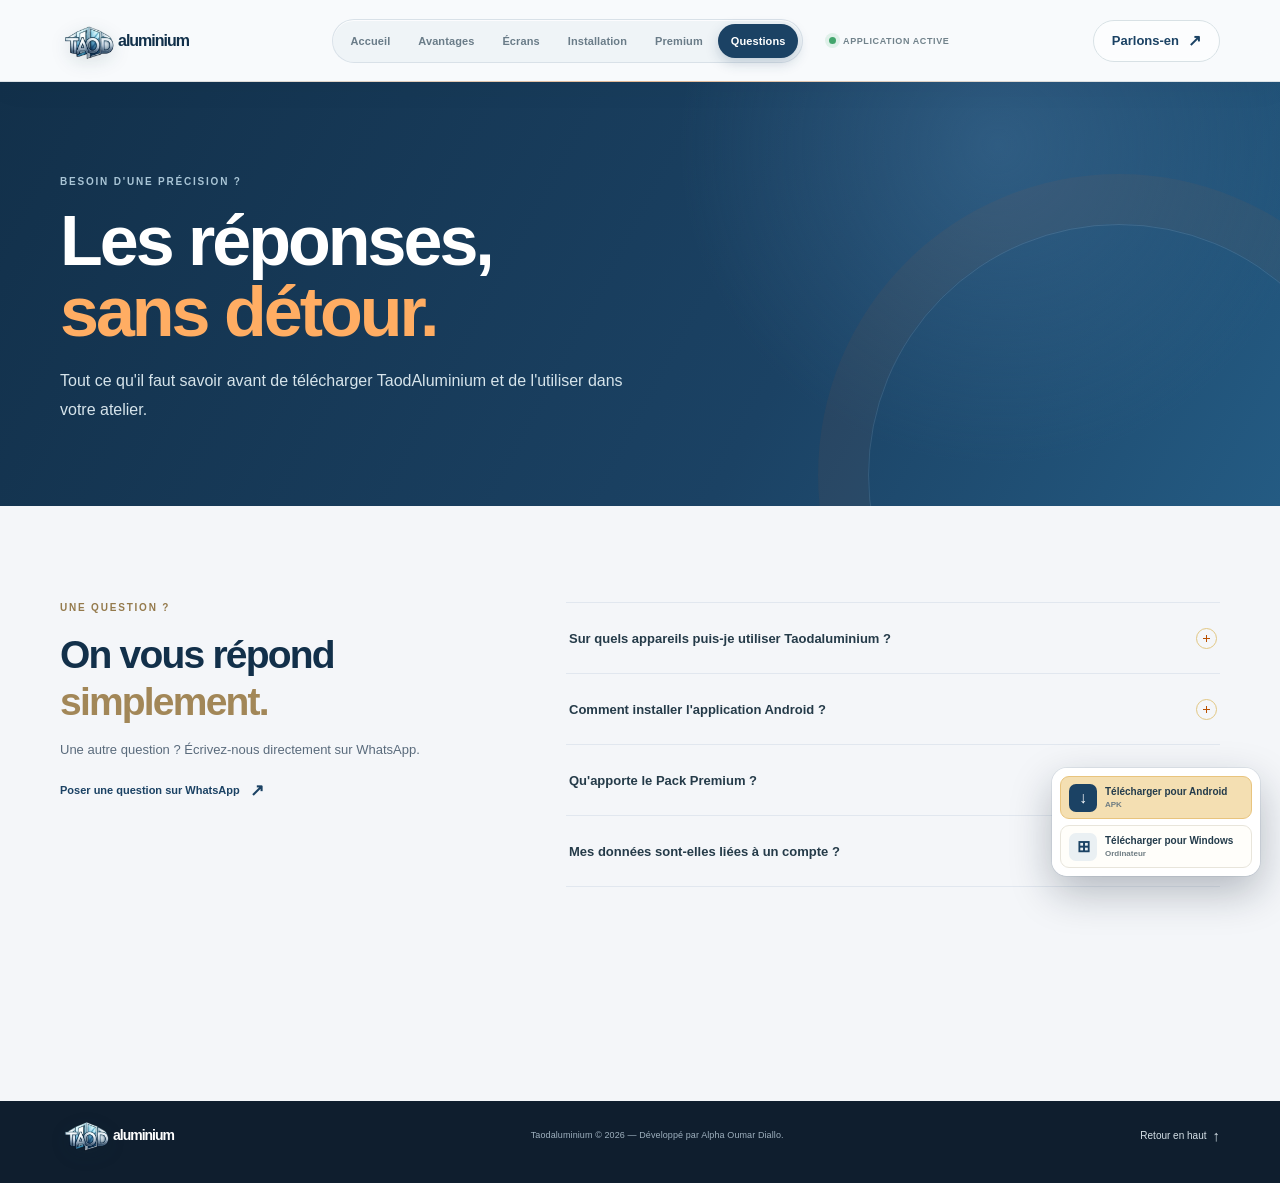
<file: questions.html>
<!doctype html>
<html lang="fr"><head><meta charset="utf-8"><meta name="viewport" content="width=device-width, initial-scale=1"><meta name="theme-color" content="#1b4264"><title>Questions — TaodAluminium</title><link rel="icon" type="image/png" href="logo.png"><link rel="stylesheet" href="style.css"><script src="script.js" defer></script></head>
<body class="inner-page"><header class="site-header"><div class="container header-inner"><a class="brand" href="index.html"><img class="brand-logo" src="logo.png" alt=""><span class="brand-name">aluminium</span></a><nav class="main-nav" aria-label="Navigation principale"><a href="index.html">Accueil</a><a href="avantages.html">Avantages</a><a href="ecrans.html">Écrans</a><a href="installation.html">Installation</a><a href="premium.html">Premium</a><a class="is-current" href="questions.html">Questions</a></nav><div class="header-live"><i></i><span>Application active</span></div><a class="button button-outline header-contact" href="https://wa.me/224620780868" target="_blank" rel="noopener noreferrer">Parlons-en <span>↗</span></a></div></header>
<main><section class="inner-page-hero"><div class="container"><p class="eyebrow">BESOIN D'UNE PRÉCISION ?</p><h1>Les réponses,<br><span>sans détour.</span></h1><p>Tout ce qu'il faut savoir avant de télécharger TaodAluminium et de l'utiliser dans votre atelier.</p></div></section><section class="faq section-pad"><div class="container faq-layout"><div class="faq-intro"><p class="eyebrow eyebrow-dark">UNE QUESTION ?</p><h2>On vous répond<br><span>simplement.</span></h2><p>Une autre question ? Écrivez-nous directement sur WhatsApp.</p><a class="text-link" href="https://wa.me/224620780868?text=Bonjour%2C%20j%27ai%20une%20question%20sur%20Taodaluminium." target="_blank" rel="noopener noreferrer">Poser une question sur WhatsApp <span>↗</span></a></div><div class="faq-list" data-reveal><details class="faq-item"><summary>Sur quels appareils puis-je utiliser Taodaluminium ?<span></span></summary><p>Taodaluminium est proposée en version Android (APK) et Windows. Choisissez le bouton correspondant à votre appareil dans la section Installation.</p></details><details class="faq-item"><summary>Comment installer l'application Android ?<span></span></summary><p>Téléchargez l'APK, ouvrez le fichier puis suivez les indications d'Android pour finaliser l'installation.</p></details><details class="faq-item"><summary>Qu'apporte le Pack Premium ?<span></span></summary><p>Le Pack Premium ajoute notamment votre logo et votre signature sur les devis, la gestion de stock et un support prioritaire.</p></details><details class="faq-item"><summary>Mes données sont-elles liées à un compte ?<span></span></summary><p>L'application est conçue pour vous accompagner directement sur votre appareil. Contactez-nous si vous souhaitez être guidé lors de votre première utilisation.</p></details></div></div></section></main>
<footer class="site-footer"><div class="container footer-inner"><a class="brand footer-brand" href="index.html"><img class="brand-logo" src="logo.png" alt=""><span class="brand-name">aluminium</span></a><p>Taodaluminium © 2026 — Développé par Alpha Oumar Diallo.</p><a class="footer-top" href="#">Retour en haut <span>↑</span></a></div></footer></body></html>
</file>
<file: style.css>
/*
 * Feuille de style de la landing page.
 * Organisation : variables et base, en-tete/hero, sections, responsive,
 * puis charte finale, interactions visuelles, logo et barre de telechargement.
 * Les variables :root redéfinies plus bas sont les valeurs finales de la charte.
 */
:root {
  /* Couleurs de marque et polices système pour conserver une page légère. */
  color-scheme: light;
  --navy: #1b4264;
  --navy-dark: #12324e;
  --navy-deep: #102b43;
  --blue-soft: #eaf1f6;
  --accent: #efc979;
  --accent-dark: #9a7130;
  --ink: #192b3a;
  --muted: #657482;
  --line: #e7ebee;
  --paper: #fff;
  --offwhite: #f5f7f8;
  --green: #2d7b69;
  --font: 'DM Sans', 'Segoe UI', sans-serif;
  --display: 'Manrope', 'Segoe UI', sans-serif;
}

* { box-sizing: border-box; }
/* Règles globales : défilement fluide, typographie de secours et largeur commune. */
html { scroll-behavior: smooth; scroll-padding-top: 85px; }
body { margin: 0; color: var(--ink); background: var(--paper); font-family: var(--font); -webkit-font-smoothing: antialiased; }
a { color: inherit; }
.container { width: min(1120px, calc(100% - 40px)); margin-inline: auto; }
a:focus-visible { outline: 3px solid #e8bd67; outline-offset: 4px; }

/* En-tete fixe, logo, liens de navigation et styles communs des boutons. */
.site-header { height: 70px; background: rgba(255,255,255,.97); border-bottom: 1px solid rgba(22,54,78,.07); position: sticky; top: 0; z-index: 20; backdrop-filter: blur(14px); }
.header-inner, .footer-inner { height: 100%; display: flex; align-items: center; justify-content: space-between; }
.brand { display: inline-flex; align-items: center; gap: 10px; text-decoration: none; }
.brand-mark, .app-brand-mark { width: 36px; height: 36px; display: grid; place-items: center; color: #fff; background: var(--navy); border-radius: 11px; font-family: var(--display); font-size: 19px; font-weight: 800; font-style: italic; }
.brand-name { color: var(--navy); font-family: var(--display); font-size: 17px; font-weight: 800; letter-spacing: -.8px; }
.brand-name span { font-weight: 500; }
.button { min-height: 48px; display: inline-flex; align-items: center; justify-content: center; gap: 9px; border: 0; border-radius: 9px; font-family: var(--font); font-weight: 700; text-decoration: none; transition: transform .2s ease, box-shadow .2s ease, background .2s ease; }
.button:hover { transform: translateY(-2px); }
.button-outline { min-height: 40px; padding: 0 16px; border: 1px solid #dce5eb; color: var(--navy); font-size: 13px; }
.button-outline:hover { background: var(--blue-soft); }
.button-outline span { font-size: 16px; }
.main-nav { display: none; align-items: center; gap: 27px; }
.main-nav a { color: #536979; font-size: 12px; font-weight: 700; text-decoration: none; transition: color .18s ease; }
.main-nav a:hover { color: var(--navy); }

/* Section hero, promesse principale et appels au telechargement Android/Windows. */
.hero { position: relative; overflow: hidden; color: white; background: radial-gradient(ellipse at 82% 45%, #2b5b7d 0%, transparent 36%), linear-gradient(115deg, #163955 0%, var(--navy) 54%, #163b58 100%); }
.hero::before { position: absolute; inset: 0; content: ''; opacity: .15; background-image: linear-gradient(rgba(255,255,255,.08) 1px, transparent 1px), linear-gradient(90deg, rgba(255,255,255,.08) 1px, transparent 1px); background-size: 44px 44px; mask-image: linear-gradient(90deg, transparent, black 80%); }
.hero-layout { position: relative; display: grid; gap: 31px; align-items: center; padding-block: 52px 55px; }
.hero-copy { max-width: 610px; }
.eyebrow { margin: 0 0 19px; color: #b6d2e5; font-size: 10px; font-weight: 800; letter-spacing: 1.65px; }
.eyebrow-dot { width: 7px; height: 7px; display: inline-block; margin-right: 7px; border-radius: 50%; background: #75c4a6; box-shadow: 0 0 0 4px rgba(117,196,166,.15); vertical-align: 1px; }
h1, h2, h3, p { margin-top: 0; }
h1, h2 { font-family: var(--display); letter-spacing: -1.6px; }
.hero h1 { max-width: 620px; margin-bottom: 18px; font-size: clamp(34px, 4.4vw, 49px); line-height: 1.12; font-weight: 800; }
.hero-title-brand { white-space: nowrap; }
.hero h1 span { color: #9dc7df; }
.hero-lead { max-width: 510px; margin-bottom: 27px; color: #d3e2ec; font-size: 15px; line-height: 1.75; }
.hero-actions { display: grid; gap: 10px; max-width: 410px; }
.button-download { min-height: 62px; padding: 10px 15px; justify-content: flex-start; gap: 12px; color: var(--navy-dark); background: var(--accent); box-shadow: 0 9px 22px rgba(0,0,0,.19); }
.button-download:hover { box-shadow: 0 13px 28px rgba(0,0,0,.25); background: #f5d894; }
.button-download-secondary { border: 1px solid rgba(255,255,255,.4); color: #fff; background: rgba(255,255,255,.09); box-shadow: none; }
.button-download-secondary:hover { border-color: #fff; color: var(--navy-dark); background: #fff; box-shadow: 0 10px 22px rgba(0,0,0,.16); }
.button-icon { width: 37px; height: 37px; flex: 0 0 37px; display: grid; place-items: center; border-radius: 8px; color: white; background: var(--navy); font-size: 22px; }
.button-download-secondary .button-icon { color: var(--navy-dark); background: #fff; }
.button-download-secondary:hover .button-icon { color: white; background: var(--navy); }
.windows-icon { font-size: 23px; }
.button-download strong, .button-download small { display: block; text-align: left; }
.button-download strong { font-size: 13px; }
.button-download small { margin-top: 3px; color: #755c31; font-size: 10px; font-weight: 600; }
.button-download-secondary small { color: #c4d5e0; }
.button-download-secondary:hover small { color: #71818d; }
.button-arrow { margin-left: auto; color: var(--accent-dark); }
.button-download-secondary .button-arrow { color: #d3e2ec; }
.button-download-secondary:hover .button-arrow { color: var(--navy); }
.hero-note { display: flex; align-items: center; gap: 7px; margin: 15px 0 0; color: #c3d6e2; font-size: 10px; }
.hero-note span { color: #8bd1ad; font-size: 14px; }

/* Illustration initiale de l'application et elements decoratifs associes. */
.hero-visual { position: relative; width: min(100%, 365px); min-height: 360px; justify-self: center; display: grid; place-items: center; isolation: isolate; }
.visual-glow { position: absolute; z-index: -1; width: 330px; height: 330px; border: 1px solid rgba(255,255,255,.1); border-radius: 50%; box-shadow: 0 0 0 34px rgba(255,255,255,.025), 0 0 0 72px rgba(255,255,255,.02); }
.app-card { position: relative; z-index: 1; width: min(266px, 78vw); padding: 17px; border: 1px solid rgba(255,255,255,.78); border-radius: 17px; background: #fff; box-shadow: 0 28px 65px rgba(5,24,39,.33); color: var(--ink); transform: rotate(2deg); }
.app-topbar { display: flex; align-items: center; gap: 9px; padding-bottom: 18px; border-bottom: 1px solid #edf0f2; }
.app-brand-mark { width: 30px; height: 30px; border-radius: 8px; font-size: 15px; }
.app-topbar b, .app-topbar small { display: block; }
.app-topbar b { color: var(--navy); font-size: 10px; letter-spacing: .8px; }
.app-topbar small { margin-top: 2px; color: #8b969e; font-size: 7px; letter-spacing: 1.2px; }
.app-menu { margin-left: auto; color: #9ba8b0; font-size: 13px; letter-spacing: 2px; }
.app-greeting { display: flex; justify-content: space-between; margin: 16px 0 12px; color: #263d4d; font-size: 12px; font-weight: 700; }
.app-greeting span { color: #8a9aa5; }
.app-profile { display: flex; align-items: center; gap: 9px; padding: 10px; border: 1px solid #e7edf1; border-radius: 8px; background: #fafcfd; }
.profile-shape { width: 25px; height: 25px; display: grid; grid-template-columns: repeat(2, 1fr); gap: 2px; padding: 4px; border: 1px solid #84a1b4; border-radius: 3px; transform: skewY(-8deg); }
.profile-shape i { border: 1px solid #84a1b4; }
.app-profile small, .app-profile b { display: block; }
.app-profile small { color: #92a0a9; font-size: 6px; letter-spacing: .6px; }
.app-profile b { margin-top: 3px; color: #253e50; font-size: 10px; }
.check-mark { width: 17px; height: 17px; display: grid; place-items: center; margin-left: auto; border-radius: 50%; color: #fff; background: #58a889; font-size: 10px; }
.measurement { display: flex; align-items: center; justify-content: space-between; padding: 10px 1px 8px; border-bottom: 1px solid #eef0f2; color: #74838e; font-size: 9px; }
.measurement strong { color: #293d4b; font-size: 12px; }
.measurement strong small { color: #95a1a8; font-size: 8px; font-weight: 500; }
.result-box { margin-top: 12px; padding: 9px; border-radius: 7px; background: #eff7f3; }
.result-box span, .result-box b { display: block; }
.result-box span { margin-bottom: 3px; color: #6b8a7d; font-size: 8px; }
.result-box b { color: #34785f; font-size: 9px; }
.app-action { display: flex; align-items: center; justify-content: space-between; margin-top: 10px; padding: 9px 11px; border-radius: 6px; color: white; background: var(--navy); font-size: 9px; font-weight: 700; }
.visual-tag { position: absolute; z-index: 2; display: flex; align-items: center; gap: 7px; padding: 10px 13px; border: 1px solid rgba(255,255,255,.7); border-radius: 7px; color: #314a5c; background: white; box-shadow: 0 9px 24px rgba(5,24,39,.16); font-size: 9px; font-weight: 700; }
.visual-tag span { color: #47a580; }
.tag-top { top: 35px; right: 0; }
.tag-bottom { bottom: 38px; left: 0; }
.visual-ruler { position: absolute; right: 11px; bottom: 8px; left: 11px; display: flex; justify-content: space-between; border-top: 1px solid rgba(255,255,255,.35); color: rgba(255,255,255,.55); font-size: 7px; }
.visual-ruler span { position: relative; padding-top: 5px; }
.visual-ruler span::before { position: absolute; top: 0; left: 0; height: 4px; border-left: 1px solid rgba(255,255,255,.4); content: ''; }

/* Titres de section, conteneurs, cartes d'avantages et variantes de leurs icones. */

/* Bande de réassurance fondée sur les fonctions et l'origine du produit. */
.trust-strip { border-bottom: 1px solid #edf0f2; background: #fff; }
.trust-items { display: grid; gap: 13px; padding-block: 17px; }
.trust-items > div { display: flex; align-items: center; justify-content: center; gap: 9px; color: #536a79; font-size: 11px; font-weight: 700; }
.trust-icon { width: 27px; height: 27px; display: grid; place-items: center; border-radius: 8px; color: var(--navy); background: #edf3f7; font-size: 15px; }
.trust-divider { display: none; }

/* Espacement partagé et cartes de présentation des avantages. */
.section-pad { padding-block: 78px; }
.section-heading { max-width: 590px; margin: 0 auto 34px; text-align: center; }
.eyebrow-dark { color: #70899b; }
.section-heading h2, .install h2, .about h2 { margin-bottom: 12px; color: var(--navy-dark); font-size: clamp(29px, 7vw, 40px); line-height: 1.2; }
.section-heading h2 span, .install h2 span, .about h2 span { color: #7797ac; }
.section-heading > p:last-child { margin-bottom: 0; color: var(--muted); font-size: 14px; }
.benefit-grid { display: grid; gap: 13px; }
.benefit-card { position: relative; min-height: 207px; overflow: hidden; padding: 22px 21px; border: 1px solid var(--line); border-radius: 12px; background: linear-gradient(145deg, #fff, #fbfcfd); box-shadow: 0 5px 16px rgba(23,54,77,.025); transition: transform .2s ease, box-shadow .2s ease, border-color .2s ease; }
.benefit-card:hover { transform: translateY(-4px); border-color: #cddbe4; box-shadow: 0 14px 30px rgba(23,54,77,.08); }
.card-icon { width: 39px; height: 39px; display: grid; place-items: center; margin-bottom: 18px; border-radius: 10px; font-size: 22px; font-weight: 700; }
.icon-blue { color: var(--navy); background: #eaf2f7; }
.icon-sand { color: #9a7643; background: #f6f0e5; }
.icon-green { color: #41866c; background: #eaf4ef; }
.benefit-card h3 { margin-bottom: 8px; color: #20394c; font-family: var(--display); font-size: 16px; letter-spacing: -.3px; }
.benefit-card p { max-width: 305px; margin-bottom: 0; color: var(--muted); font-size: 12px; line-height: 1.7; }
.card-number { position: absolute; top: 13px; right: 16px; color: #eef1f3; font-family: var(--display); font-size: 23px; font-weight: 800; }

/* Guide d'installation sur fond gris clair pour distinguer cette étape. */
.install { background: var(--offwhite); }
.install-layout { display: grid; gap: 30px; }
.install-intro { max-width: 430px; }
.install-intro > p:not(.eyebrow) { margin-bottom: 18px; color: var(--muted); font-size: 14px; line-height: 1.7; }
.install h2 { font-size: clamp(29px, 7vw, 39px); }
.text-link { display: inline-flex; align-items: center; gap: 10px; color: var(--navy); font-size: 12px; font-weight: 800; text-decoration: none; }
.text-link span { font-size: 17px; transition: transform .2s ease; }
.text-link:hover span { transform: translateX(4px); }
.steps { display: grid; gap: 10px; margin: 0; padding: 0; list-style: none; }
.step { position: relative; display: flex; gap: 13px; min-height: 102px; padding: 17px; border: 1px solid #e7ebed; border-radius: 9px; background: white; }
.step-icon { width: 34px; height: 34px; flex: 0 0 34px; display: grid; place-items: center; border-radius: 8px; color: var(--navy); background: var(--blue-soft); font-size: 17px; font-weight: 700; }
.step-label { display: block; margin: 1px 0 5px; color: #8296a4; font-size: 8px; font-weight: 800; letter-spacing: 1px; }
.step h3 { margin-bottom: 5px; color: #1e384b; font-family: var(--display); font-size: 13px; }
.step p { max-width: 340px; margin: 0; color: var(--muted); font-size: 11px; line-height: 1.6; }
.step p b { color: #3d5567; }
.step-index { margin-left: auto; color: #e4eaee; font-family: var(--display); font-size: 15px; font-weight: 800; }

/* Offre Premium avec un panneau contrasté et une liste de fonctionnalités. */
.premium { padding-block: 68px; }
.premium-panel { position: relative; display: grid; gap: 35px; overflow: hidden; padding: 30px 24px; border-radius: 13px; color: white; background: var(--navy-dark); }
.premium-panel::after { position: absolute; top: -150px; right: -120px; width: 330px; height: 330px; border: 1px solid rgba(255,255,255,.08); border-radius: 50%; box-shadow: 0 0 0 38px rgba(255,255,255,.025), 0 0 0 78px rgba(255,255,255,.02); content: ''; }
.premium-copy, .premium-list { position: relative; z-index: 1; }
.eyebrow-light { color: #9ebcd0; }
.sparkle { margin-right: 5px; color: #e0c58e; }
.premium h2 { margin-bottom: 13px; font-size: clamp(29px, 7vw, 40px); line-height: 1.18; }
.premium h2 span { color: #9dc7df; }
.premium-copy > p:not(.eyebrow) { max-width: 430px; margin-bottom: 19px; color: #d0dce5; font-size: 13px; line-height: 1.7; }
.button-whatsapp { min-height: 52px; width: 100%; max-width: 335px; padding: 0 14px; color: #123f37; background: #b8e3cc; font-size: 11px; box-shadow: 0 7px 18px rgba(0,0,0,.12); }
.button-whatsapp:hover { background: #cef0dc; box-shadow: 0 9px 24px rgba(0,0,0,.17); }
.button-whatsapp span:last-child { margin-left: auto; }
.premium-note { display: block; margin-top: 10px; color: #b7c8d4; font-size: 10px; }
.premium-list { display: grid; align-content: center; gap: 13px; padding: 19px; border: 1px solid rgba(255,255,255,.13); border-radius: 10px; background: rgba(255,255,255,.055); }
.premium-list > div:not(.premium-stamp) { display: flex; align-items: center; gap: 10px; color: #e1eaf0; font-size: 12px; }
.premium-list > div:not(.premium-stamp) span { width: 19px; height: 19px; display: grid; place-items: center; border-radius: 50%; color: #163f38; background: #a7d5bd; font-size: 11px; font-weight: 800; }
.premium-stamp { display: none; }

/* Présentation du développeur et signature de marque. */
.about { padding-block: 60px; background: #f7f9fa; }
.about-layout { display: grid; gap: 23px; align-items: center; }
.about-mark { position: relative; width: 112px; height: 112px; display: grid; place-items: center; overflow: hidden; border-radius: 17px; color: white; background: var(--navy); box-shadow: 9px 9px 0 #dce7ed; }
.about-mark span { z-index: 1; font-family: var(--display); font-size: 55px; font-weight: 800; font-style: italic; }
.about-mark i { position: absolute; right: -11px; bottom: -19px; width: 50px; height: 91px; border: 2px solid rgba(255,255,255,.32); transform: skewX(-22deg); }
.about-mark i:last-child { right: 9px; }
.about h2 { margin-bottom: 12px; font-size: clamp(26px, 6vw, 35px); }
.about-copy > p:last-child { max-width: 580px; margin: 0; color: var(--muted); font-size: 12px; line-height: 1.8; }
.about-copy strong { color: var(--navy); }
.about-quote { padding: 17px 19px; border-left: 2px solid #9bb9cb; background: white; }
.about-quote > span { display: block; height: 24px; color: #9bb9cb; font-family: Georgia, serif; font-size: 36px; line-height: 1; }
.about-quote p { margin: 4px 0 10px; color: var(--navy); font-family: var(--display); font-size: 14px; font-weight: 700; line-height: 1.5; }
.about-quote small { color: #8697a2; font-size: 8px; font-weight: 800; letter-spacing: 1px; }

/* Pied de page et notification temporaire des liens de téléchargement à renseigner. */
.site-footer { min-height: 82px; padding-block: 17px; color: #c8d5de; background: var(--navy-deep); }
.footer-inner { flex-wrap: wrap; gap: 13px; }
.footer-brand .brand-mark { width: 29px; height: 29px; border: 1px solid rgba(255,255,255,.18); color: var(--navy-deep); background: #fff; font-size: 15px; }
.footer-brand .brand-name { color: white; font-size: 14px; }
.footer-inner > p { order: 3; width: 100%; margin: 0; color: #9fb1bf; font-size: 9px; }
.footer-top { display: inline-flex; align-items: center; gap: 6px; color: #d6e1e8; font-size: 10px; text-decoration: none; }
.footer-top span { font-size: 15px; }
.toast { position: fixed; z-index: 30; right: 16px; bottom: 18px; left: 16px; max-width: 420px; margin-inline: auto; padding: 14px 17px; border: 1px solid rgba(255,255,255,.13); border-radius: 9px; color: white; background: #102b43; box-shadow: 0 10px 30px rgba(0,0,0,.22); font-size: 12px; line-height: 1.5; opacity: 0; pointer-events: none; transform: translateY(12px); transition: opacity .2s ease, transform .2s ease; }
.toast.is-visible { opacity: 1; transform: translateY(0); }

/* PREMIER BREAKPOINT : affiche la navigation et repartit les sections en colonnes. */
@media (min-width: 700px) {
  .main-nav { display: flex; }
  .hero-layout { grid-template-columns: 1.15fr .85fr; gap: 20px; padding-block: 68px; }
  .trust-items { grid-template-columns: 1fr auto 1fr auto 1fr; align-items: center; padding-block: 15px; }
  .trust-divider { height: 21px; display: block; border-left: 1px solid #e4e9ed; }
}

/* Largeur de contenu, cartes, liste Premium et biographie sur tablette et ordinateur. */
@media (min-width: 700px) {
  .container { width: min(1120px, calc(100% - 64px)); }
  .hero-visual { width: 100%; min-height: 390px; }
  .tag-top { right: -6px; }
  .tag-bottom { left: -9px; }
  .benefit-grid { grid-template-columns: repeat(3, 1fr); gap: 17px; }
  .benefit-card { min-height: 220px; padding: 24px; }
  .install-layout { grid-template-columns: .85fr 1.15fr; gap: 70px; align-items: center; }
  .premium-panel { grid-template-columns: 1.1fr .9fr; gap: 45px; align-items: center; padding: 47px; }
  .premium-list { min-height: 221px; }
  .premium-stamp { position: absolute; right: 14px; bottom: 8px; display: grid; width: 65px; height: 65px; align-content: center; justify-items: center; border: 1px solid rgba(255,255,255,.18); border-radius: 50%; color: rgba(255,255,255,.5); transform: rotate(-12deg); }
  .premium-stamp span { font-family: var(--display); font-size: 14px; font-weight: 800; }
  .premium-stamp small { font-size: 6px; letter-spacing: 1px; }
  .about-layout { grid-template-columns: 112px 1fr 190px; gap: 32px; }
  .footer-inner > p { order: initial; width: auto; }
}

/* GRAND ECRAN : augmente les espaces, la hauteur du hero et la taille de la maquette. */
@media (min-width: 980px) {
  .hero-layout { min-height: 575px; padding-block: 75px; }
  .hero-visual { min-height: 420px; }
  .app-card { width: 285px; padding: 19px; }
  .section-pad { padding-block: 93px; }
  .section-heading { margin-bottom: 42px; }
  .benefit-card { min-height: 230px; padding: 27px; }
  .benefit-card p { font-size: 13px; }
  .premium { padding-block: 75px; }
  .premium-panel { padding: 56px 60px; }
}

/* ACCESSIBILITE : neutralise les mouvements si l'utilisateur l'a demande dans son systeme. */
@media (prefers-reduced-motion: reduce) {
  *, *::before, *::after { scroll-behavior: auto !important; transition-duration: .01ms !important; animation-duration: .01ms !important; animation-iteration-count: 1 !important; }
}

/*
 * FINITIONS DE LA CHARTE : ces variables et règles complètent/surchargent les styles de base ci-dessus.
 * Pour changer l'ambiance générale, commencez par les couleurs de ce bloc : elles prennent le dessus.
 */
:root {
  --navy: #183a55;
  --navy-dark: #112d43;
  --navy-deep: #0c2437;
  --blue-soft: #eaf0f3;
  --accent: #e8c47e;
  --accent-dark: #8d6a32;
  --ink: #1d2b34;
  --muted: #64737b;
  --line: #e8e8e3;
  --paper: #fffefa;
  --offwhite: #f5f4ef;
}

body { background: var(--paper); }
.container { width: min(1160px, calc(100% - 40px)); }
.site-header { height: 74px; }
.brand-mark { border-radius: 9px; box-shadow: inset 0 0 0 1px rgba(255,255,255,.19), 0 4px 11px rgba(17,45,67,.12); }
.brand-name { letter-spacing: -.7px; }
.main-nav { gap: clamp(16px, 2.4vw, 32px); }
.main-nav a { font-size: 11px; }
.button { border-radius: 7px; }
.button-outline { min-height: 42px; padding-inline: 18px; border-color: #d7dcd9; }

/* HERO : fond, grille de mesure decorative et tailles de la promesse principale. */
.hero {
  background:
    radial-gradient(ellipse at 82% 50%, rgba(86,128,151,.37), transparent 34%),
    linear-gradient(118deg, #102d43 0%, #183a55 58%, #1b405b 100%);
}
.hero::before { opacity: .11; background-size: 56px 56px; }
.hero-layout { min-height: 570px; padding-block: 70px; }
.hero-copy { max-width: 570px; }
.eyebrow { letter-spacing: 1.8px; }
.hero h1 { max-width: 570px; margin-bottom: 20px; font-size: clamp(40px, 5.3vw, 64px); letter-spacing: -2.7px; line-height: 1.045; }
.hero h1 > span:last-child { color: #e8c47e; }
.hero-lead { max-width: 470px; margin-bottom: 25px; color: #d4dfe5; font-size: 15px; line-height: 1.8; }
.hero-actions { max-width: 370px; gap: 9px; }
.button-download { min-height: 61px; border-radius: 8px; }
.button-download strong { font-size: 12px; }
.button-download small { font-size: 10px; }
.hero-proof { display: flex; flex-wrap: wrap; gap: 10px 19px; margin-top: 16px; }
.hero-proof span { display: inline-flex; align-items: center; gap: 6px; color: #c5d5df; font-size: 10px; }
.hero-proof i { width: 15px; height: 15px; display: grid; place-items: center; border: 1px solid rgba(232,196,126,.55); border-radius: 50%; color: var(--accent); font-size: 9px; font-style: normal; }

/* Ajustements de taille du visuel d'accueil et de sa maquette d'application. */
.hero-visual { width: min(100%, 430px); min-height: 430px; }
.visual-glow { width: 360px; height: 360px; border-color: rgba(232,196,126,.19); box-shadow: 0 0 0 34px rgba(232,196,126,.035), 0 0 0 77px rgba(255,255,255,.025); }
.app-card { width: min(290px, 77vw); padding: 20px; border: 1px solid rgba(255,255,255,.92); border-radius: 12px; box-shadow: 0 32px 80px rgba(3,17,28,.38); transform: rotate(1deg); }
.visual-tag { padding: 11px 14px; border-radius: 6px; box-shadow: 0 12px 30px rgba(3,17,28,.22); font-size: 10px; }
.tag-top { top: 45px; right: 3px; }
.tag-bottom { bottom: 42px; left: 3px; }
.visual-ruler { color: rgba(255,255,255,.7); }

/* Repères métier discrets, puis une grille de cartes légère et respirante. */
.trust-strip { background: #fffefa; }
.trust-items { padding-block: 19px; }
.trust-items > div { color: #50636d; font-size: 10px; letter-spacing: .1px; }
.trust-icon { border-radius: 6px; color: var(--accent-dark); background: #f5f0e5; }
.section-pad { padding-block: 88px; }
.section-heading { margin-bottom: 40px; }
.eyebrow-dark { color: #947a4c; }
.section-heading h2, .install h2, .about h2, .faq h2 { color: var(--navy-dark); letter-spacing: -1.8px; }
.section-heading h2 span, .install h2 span, .about h2 span, .faq h2 span { color: #a28758; }
.section-heading > p:last-child { font-size: 13px; }
.benefits { background: #fffefa; }
.benefit-grid { gap: 16px; }
.benefit-card { min-height: 220px; padding: 25px; border-radius: 8px; background: #fff; box-shadow: 0 7px 25px rgba(25,43,54,.035); }
.benefit-card:hover { border-color: #d9c99f; box-shadow: 0 17px 38px rgba(25,43,54,.085); }
.card-icon { width: 42px; height: 42px; border-radius: 8px; }
.icon-blue { color: var(--navy); background: #eaf0f3; }
.icon-sand { color: #92733f; background: #f6f0e4; }
.icon-green { color: #477a67; background: #edf3ee; }
.benefit-card h3 { font-size: 15px; }
.benefit-card p { color: #68757b; font-size: 12px; line-height: 1.8; }
.card-number { color: #f0eee7; font-size: 27px; }

/* Couleurs et dimensions des cartes d'installation et du lien de téléchargement. */
/* Installation mise en page comme un parcours guidé. */
.install { background: #f4f3ee; }
.step { min-height: 106px; border-color: #e8e6df; border-radius: 7px; box-shadow: 0 4px 14px rgba(25,43,54,.025); }
.step-icon { border-radius: 7px; color: var(--accent-dark); background: #f5f0e5; }
.step-label { color: #987e50; }
.step h3 { font-size: 13px; }
.step p { font-size: 11px; line-height: 1.7; }
.text-link { font-size: 11px; }

/* Offre premium et bio : mêmes accents, mais contrastes mieux maîtrisés. */
.premium-panel { border-radius: 9px; background: linear-gradient(120deg, #112e44, #1a405b); box-shadow: 0 20px 55px rgba(17,45,67,.12); }
.premium-panel::after { border-color: rgba(232,196,126,.12); }
.premium h2 { letter-spacing: -1.8px; }
.premium h2 span { color: var(--accent); }
.button-whatsapp { border-radius: 7px; }
.premium-list { border-radius: 7px; background: rgba(255,255,255,.045); }
.premium-list > div:not(.premium-stamp) span { color: #123a35; background: #c7dfcc; }
.about { background: #f7f6f1; }
.about-mark { border-radius: 10px; background: linear-gradient(145deg, #183a55, #315c75); box-shadow: 8px 8px 0 #e7e1d3; }
.about-quote { border-left-color: var(--accent); background: rgba(255,255,255,.78); }
.about-quote > span { color: #b49b69; }
.about-copy > p:last-child { line-height: 1.9; }

/* FAQ native et accessible : ouverture sans JavaScript ni dépendance externe. */
.faq { background: #fffefa; }
.faq-layout { display: grid; gap: 30px; }
.faq-intro { max-width: 400px; }
.faq h2 { margin-bottom: 13px; font-size: clamp(29px, 6vw, 39px); line-height: 1.2; }
.faq-intro > p:not(.eyebrow) { margin-bottom: 18px; color: var(--muted); font-size: 13px; line-height: 1.75; }
.faq-list { border-top: 1px solid var(--line); }
.faq-item { border-bottom: 1px solid var(--line); }
.faq-item summary { position: relative; min-height: 63px; display: flex; align-items: center; justify-content: space-between; gap: 15px; padding: 16px 3px; color: #253b49; cursor: pointer; font-family: var(--display); font-size: 12px; font-weight: 700; list-style: none; }
.faq-item summary::-webkit-details-marker { display: none; }
.faq-item summary > span { position: relative; width: 21px; height: 21px; flex: 0 0 21px; border: 1px solid #e1d7c1; border-radius: 50%; }
.faq-item summary > span::before, .faq-item summary > span::after { position: absolute; top: 9px; left: 6px; width: 7px; height: 1px; background: var(--accent-dark); content: ''; transition: transform .2s ease; }
.faq-item summary > span::after { transform: rotate(90deg); }
.faq-item[open] summary > span::after { transform: rotate(0); }
.faq-item > p { max-width: 590px; margin: -2px 35px 18px 3px; color: var(--muted); font-size: 12px; line-height: 1.8; }
.faq-item[open] summary { color: var(--navy); }

/* Bas de page soigné et appel mobile disponible après le premier écran. */
.site-footer { background: #0c2437; }
.footer-inner > p { letter-spacing: .1px; }
.mobile-download-cta { position: fixed; z-index: 18; right: 13px; bottom: 13px; left: 13px; display: flex; min-height: 50px; align-items: center; justify-content: center; gap: 9px; border: 1px solid rgba(255,255,255,.45); border-radius: 7px; color: #172f42; background: var(--accent); box-shadow: 0 8px 28px rgba(10,32,49,.24); font-size: 12px; font-weight: 800; text-decoration: none; opacity: 0; pointer-events: none; transform: translateY(12px); transition: opacity .22s ease, transform .22s ease; }
.mobile-download-cta.is-visible { opacity: 1; pointer-events: auto; transform: translateY(0); }
.mobile-download-cta > span { font-size: 17px; }

/* Mise en page FAQ a deux colonnes lorsque l'espace horizontal le permet. */
@media (min-width: 700px) {
  .container { width: min(1160px, calc(100% - 64px)); }
  .hero-layout { grid-template-columns: 1.08fr .92fr; gap: 25px; }
  .trust-items { padding-block: 17px; }
  .faq-layout { grid-template-columns: .8fr 1.2fr; gap: 70px; align-items: start; }
  .mobile-download-cta { display: none; }
}

/* Valeurs de finition pour les ecrans larges, appliquees apres les regles de base. */
@media (min-width: 980px) {
  .site-header { height: 78px; }
  .hero-layout { min-height: 625px; padding-block: 82px; }
  .hero-visual { min-height: 465px; }
  .app-card { width: 306px; padding: 22px; }
  .section-pad { padding-block: 100px; }
  .premium-panel { padding: 58px 64px; }
}

/* Ajustements mobile : navigation masquee, hero empile et place pour le dock flottant. */
@media (max-width: 699px) {
  .main-nav { display: none; }
  .hero-layout { gap: 15px; padding-block: 48px 37px; }
  .hero-copy { max-width: 520px; }
  .hero h1 { font-size: clamp(38px, 10.2vw, 52px); }
  .hero-lead { font-size: 13px; line-height: 1.75; }
  .hero-visual { min-height: 340px; }
  .visual-glow { width: 270px; height: 270px; }
  .tag-top { top: 26px; }
  .tag-bottom { bottom: 26px; }
  .trust-items { gap: 10px; }
  .section-pad { padding-block: 68px; }
  .faq-layout { gap: 25px; }
  .site-footer { padding-bottom: 74px; }
}

/* Les transitions decoratives sont desactivees si l'utilisateur limite les animations. */
@media (prefers-reduced-motion: reduce) {
  .mobile-download-cta, .faq-item summary > span::before, .faq-item summary > span::after { transition: none; }
}

/*
 * MINI-INTERFACE METIER : habillage des onglets, formulaires, résultat de surface,
 * choix du vitrage et aperçu du devis. Les règles ne sont que visuelles.
 */
.hero-visual { width: min(100%, 470px); min-height: 490px; }
.demo-app {
  width: min(100%, 348px);
  padding: 18px;
  border-color: rgba(255,255,255,.92);
  border-radius: 14px;
  transform: none;
}
.app-topbar { padding-bottom: 13px; }
.app-status { display: inline-flex; align-items: center; gap: 5px; margin-left: auto; color: #78878e; font-size: 7px; font-weight: 800; letter-spacing: .8px; }
.app-status i { width: 6px; height: 6px; border-radius: 50%; background: #5da17d; box-shadow: 0 0 0 3px #e6f3eb; }
.demo-title-row { display: flex; align-items: end; justify-content: space-between; padding: 15px 1px 12px; }
.demo-kicker { display: block; color: #8b9696; font-size: 7px; font-weight: 800; letter-spacing: 1px; }
.demo-title-row h2 { margin: 4px 0 0; color: #1d3443; font-family: var(--display); font-size: 16px; font-weight: 800; letter-spacing: -.5px; }
.demo-project { padding: 5px 7px; border-radius: 4px; color: #8a7147; background: #f7f1e4; font-size: 8px; font-weight: 800; }
.demo-tabs { display: grid; grid-template-columns: repeat(3, 1fr); gap: 3px; padding: 4px; border-radius: 7px; background: #f1f3f2; }
.demo-tab { min-height: 29px; border: 0; border-radius: 5px; color: #738087; background: transparent; cursor: pointer; font-family: var(--font); font-size: 9px; font-weight: 700; transition: background .2s ease, color .2s ease, box-shadow .2s ease; }
.demo-tab:hover { color: var(--navy); }
.demo-tab.is-active { color: var(--navy); background: white; box-shadow: 0 2px 6px rgba(20,46,61,.1); }
.demo-panel { padding-top: 12px; animation: panel-in .24s ease both; }
.demo-panel[hidden] { display: none; }
.demo-profile-row { display: flex; align-items: center; gap: 9px; padding: 9px; border: 1px solid #e8ecea; border-radius: 7px; background: #fcfcfa; }
.demo-profile-row .profile-shape { flex: 0 0 25px; margin: 0; }
.demo-profile-row label { display: grid; gap: 3px; color: #899294; font-size: 7px; letter-spacing: .7px; }
.demo-profile-row select { max-width: 175px; padding: 0 17px 0 0; border: 0; outline: 0; color: #253e50; background: transparent; font-family: var(--font); font-size: 10px; font-weight: 700; }
.demo-profile-row .check-mark { flex: 0 0 17px; }
.dimension-form { display: grid; grid-template-columns: 1fr 15px 1fr; gap: 7px; align-items: end; padding-top: 11px; }
.dimension-form label { display: grid; grid-template-columns: 1fr auto; gap: 5px 2px; color: #77868d; font-size: 8px; font-weight: 600; }
.dimension-form label > span { color: #a0aaad; }
.dimension-form input { width: 100%; min-width: 0; grid-column: 1 / -1; padding: 9px 8px; border: 1px solid #e5e9e6; border-radius: 5px; outline: 0; color: #263d4c; background: white; font-family: var(--font); font-size: 12px; font-weight: 800; transition: border-color .2s ease, box-shadow .2s ease; }
.dimension-form input:focus { border-color: #b69b68; box-shadow: 0 0 0 3px rgba(232,196,126,.19); }
.dimension-cross { align-self: center; padding-top: 16px; color: #a3adb0; text-align: center; font-size: 12px; }
.demo-calculate { min-height: 34px; display: flex; grid-column: 1 / -1; align-items: center; justify-content: center; gap: 7px; margin-top: 3px; border: 0; border-radius: 5px; color: white; background: var(--navy); cursor: pointer; font-family: var(--font); font-size: 9px; font-weight: 700; transition: transform .18s ease, background .18s ease, box-shadow .18s ease; }
.demo-calculate:hover { transform: translateY(-1px); background: #244e6c; box-shadow: 0 4px 10px rgba(17,45,67,.16); }
.demo-calculate:active { transform: translateY(0); }
.demo-result { display: flex; align-items: center; justify-content: space-between; margin-top: 10px; padding: 9px 10px; border: 1px solid #e1ece4; border-radius: 6px; background: #f1f7f1; }
.demo-result > div > span, .demo-result strong { display: block; }
.demo-result > div > span { color: #6e8979; font-size: 8px; }
.demo-result strong { margin-top: 2px; color: #34775a; font-family: var(--display); font-size: 15px; }
.demo-result strong small { font-size: 9px; }
.result-check { width: 18px; height: 18px; display: grid; place-items: center; border-radius: 50%; color: white; background: #5a9a77; font-size: 10px; }
.demo-disclaimer { margin: 8px 0 0; color: #9aa2a2; font-size: 7px; text-align: center; }

/* Schéma de fenêtre et commande de choix du vitrage pour rendre le panneau tangible. */
.glass-preview-layout { min-height: 145px; display: grid; grid-template-columns: 1.05fr .95fr; gap: 12px; align-items: center; padding: 5px 7px 10px; }
.glass-window { position: relative; width: 100%; height: 130px; display: grid; grid-template-columns: 1fr 1fr; gap: 5px; padding: 9px; overflow: hidden; border: 5px solid #c5d0d1; border-radius: 4px; background: linear-gradient(145deg, #eaf5f3, #cae0e0 52%, #f8f2df); box-shadow: inset 0 0 0 1px white, 3px 4px 0 #e8ece9; }
.glass-window::before { position: absolute; top: 0; right: 0; width: 60%; height: 100%; background: linear-gradient(118deg, transparent 32%, rgba(255,255,255,.67) 33%, rgba(255,255,255,.19) 47%, transparent 48%); content: ''; pointer-events: none; }
.glass-pane { position: relative; border: 2px solid rgba(81,123,136,.46); background: linear-gradient(140deg, rgba(220,244,241,.55), rgba(151,192,199,.2)); }
.glass-pane span { position: absolute; right: 5px; bottom: 4px; color: rgba(54,91,105,.55); font-size: 7px; font-weight: 800; }
.glass-crossbar { position: absolute; top: 50%; right: 5px; left: 5px; border-top: 3px solid #b6c4c6; }
.glass-options { display: grid; gap: 5px; }
.glass-options .demo-kicker { margin-bottom: 2px; }
.glass-option { display: flex; min-height: 27px; align-items: center; justify-content: space-between; padding: 0 7px; border: 1px solid #e7eae6; border-radius: 4px; color: #64737b; background: #fff; cursor: pointer; text-align: left; font-family: var(--font); font-size: 8px; transition: border-color .18s ease, background .18s ease, color .18s ease; }
.glass-option span { color: transparent; }
.glass-option.is-selected { border-color: #d3bd8f; color: #705931; background: #fbf7ed; }
.glass-option.is-selected span { color: #9b7941; }
.glass-summary { display: flex; align-items: center; justify-content: space-between; padding: 9px 10px; border: 1px solid #e8ece9; border-radius: 5px; color: #718087; background: #fafbf9; font-size: 8px; }
.glass-type-result { color: #2e596a; font-size: 9px; font-weight: 800; }

/* Devis décoratif explicitement signalé comme aperçu, jamais présenté comme un vrai document. */
.quote-preview { padding: 11px; border: 1px solid #e8e9e3; border-radius: 7px; background: linear-gradient(150deg, #fff, #fcfbf7); }
.quote-heading { display: flex; align-items: center; gap: 7px; padding-bottom: 10px; border-bottom: 1px solid #ecece7; }
.quote-logo { width: 25px; height: 25px; display: grid; place-items: center; border-radius: 6px; color: white; background: var(--navy); font-family: var(--display); font-size: 13px; font-style: italic; font-weight: 800; }
.quote-heading b, .quote-heading small { display: block; }
.quote-heading b { color: #304958; font-size: 8px; letter-spacing: .6px; }
.quote-heading small { margin-top: 2px; color: #a0a5a1; font-size: 6px; letter-spacing: .5px; }
.quote-file { margin-left: auto; padding: 4px 5px; border: 1px solid #eadbd2; border-radius: 3px; color: #a46c58; font-size: 7px; font-weight: 800; }
.quote-client { display: grid; gap: 3px; padding: 9px 0 7px; }
.quote-client span { color: #9b9f9b; font-size: 6px; font-weight: 800; letter-spacing: .8px; }
.quote-client b { color: #40545d; font-size: 8px; }
.quote-line { display: flex; justify-content: space-between; gap: 8px; padding: 7px 0; border-top: 1px solid #f0f0ec; color: #748087; font-size: 7px; }
.quote-line b { color: #485c64; font-size: 7px; text-align: right; }
.quote-action { width: 100%; min-height: 30px; margin-top: 8px; }
.quote-feedback { margin: 6px 0 0; color: #819087; font-size: 7px; text-align: center; }

/* Animations décoratives, apparitions au défilement et respect du réglage de mouvement réduit. */
.glass-sparkle { position: absolute; z-index: 2; color: rgba(242,218,162,.88); text-shadow: 0 0 15px rgba(242,218,162,.5); animation: sparkle-drift 4s ease-in-out infinite; }
.sparkle-one { top: 18%; left: 9%; font-size: 15px; }
.sparkle-two { right: 11%; bottom: 18%; animation-delay: -1.7s; font-size: 20px; }
.glass-window::after { position: absolute; top: -50%; bottom: -50%; left: -85%; width: 36%; background: linear-gradient(90deg, transparent, rgba(255,255,255,.65), transparent); content: ''; transform: rotate(17deg); animation: glass-shine 6s ease-in-out infinite; }
[data-reveal] { opacity: 0; transform: translateY(20px); transition: opacity .65s ease, transform .65s cubic-bezier(.2,.7,.25,1); }
[data-reveal].is-visible { opacity: 1; transform: translateY(0); }
.benefit-card:nth-child(2) { transition-delay: .08s; }
.benefit-card:nth-child(3) { transition-delay: .16s; }
.step:nth-child(2) { transition-delay: .08s; }
.step:nth-child(3) { transition-delay: .16s; }
@keyframes app-float { 0%, 100% { transform: translateY(0) rotate(0); } 50% { transform: translateY(-8px) rotate(.6deg); } }
@keyframes sparkle-drift { 0%, 100% { opacity: .5; transform: translate3d(0,0,0) rotate(0); } 50% { opacity: 1; transform: translate3d(4px,-9px,0) rotate(18deg); } }
@keyframes glass-shine { 0%, 65% { left: -85%; } 85%, 100% { left: 145%; } }
@keyframes panel-in { from { opacity: 0; transform: translateY(5px); } to { opacity: 1; transform: translateY(0); } }

/* La maquette prend plus de hauteur sur telephone et garde ses decorations dans le cadre. */
@media (max-width: 699px) {
  .hero-visual { min-height: 440px; }
  .demo-app { width: min(100%, 348px); }
  .sparkle-one { left: 0; }
  .sparkle-two { right: 0; }
}

/* Reflets et scintillements sont decoratifs : ils s'arretent en mode mouvement reduit. */
@media (prefers-reduced-motion: reduce) {
  .glass-sparkle, .glass-window::after { animation: none; }
  [data-reveal] { opacity: 1; transform: none; transition: none; }
}

/* Images de marque : chemins des fichiers définis dans index.html, dimensions sans déformation. */
.brand-logo { display: block; width: 58px; height: 38px; object-fit: contain; }
.brand-name { margin-left: -5px; color: var(--navy); font-size: 15px; }
.footer-brand .brand-logo { width: 53px; height: 34px; }
.footer-brand .brand-name { color: #fff; }
.app-brand-logo { width: 48px; height: 31px; object-fit: contain; }
.app-brand-caption { display: grid; gap: 2px; }
.app-brand-caption b { color: #304958; font-size: 8px; letter-spacing: .9px; }
.app-brand-caption small { color: #8b9696; font-size: 6px; letter-spacing: 1.1px; }
.quote-logo { width: 31px; height: 23px; flex: 0 0 31px; object-fit: contain; }
.about-mark { background: linear-gradient(145deg, #fff, #f7f5ef); }
.about-mark > img { position: relative; z-index: 1; width: 88px; height: 62px; object-fit: contain; }
.about-mark i { border-color: rgba(24,58,85,.12); }
.about-mark i:last-child { right: 9px; }

/* Tres petits telephones : reduit le logo pour eviter de comprimer l'en-tete. */
@media (max-width: 420px) {
  .brand-logo { width: 52px; height: 35px; }
  .brand-name { margin-left: -7px; font-size: 13px; }
}

/* Barre flottante avec deux liens : Android et Windows. Ajustez l'espacement dans les media queries. */
.download-dock.mobile-download-cta {
  position: fixed;
  z-index: 18;
  right: max(18px, env(safe-area-inset-right));
  bottom: max(18px, env(safe-area-inset-bottom));
  left: auto;
  display: grid;
  width: min(390px, calc(100vw - 36px));
  grid-template-columns: 1fr 1fr;
  gap: 8px;
  padding: 8px;
  border: 1px solid rgba(255,255,255,.72);
  border-radius: 12px;
  background: rgba(255,254,250,.94);
  box-shadow: 0 12px 38px rgba(10,32,49,.24);
  opacity: 0;
  pointer-events: none;
  transform: translateY(14px);
  transition: opacity .24s ease, transform .24s ease;
  backdrop-filter: blur(14px);
}
.download-dock.mobile-download-cta.is-visible { opacity: 1; pointer-events: auto; transform: translateY(0); }
.download-dock-link {
  min-width: 0;
  min-height: 52px;
  display: flex;
  align-items: center;
  gap: 8px;
  padding: 7px 10px;
  border: 1px solid #e8e5db;
  border-radius: 8px;
  color: #233b4b;
  background: #fffefa;
  text-decoration: none;
  transition: transform .18s ease, box-shadow .18s ease, background .18s ease;
}
.download-dock-link:hover { transform: translateY(-2px); box-shadow: 0 5px 13px rgba(17,45,67,.12); }
.download-dock-android { border-color: #e8c47e; background: #f4dfb2; }
.dock-icon { width: 32px; height: 32px; flex: 0 0 32px; display: grid; place-items: center; border-radius: 7px; color: white; background: var(--navy); font-size: 19px; }
.dock-windows-icon { color: var(--navy); background: #eaf0f3; font-size: 18px; }
.download-dock-link strong, .download-dock-link small { display: block; overflow: hidden; text-overflow: ellipsis; white-space: nowrap; }
.download-dock-link strong { font-size: 11px; }
.download-dock-link small { margin-top: 2px; color: #6e7c82; font-size: 8px; }

/* Positionne le dock flottant en bas a droite sur tablette et ordinateur. */
@media (min-width: 700px) {
  .download-dock.mobile-download-cta { right: 24px; bottom: 24px; left: auto; width: 390px; }
}

/* Sur mobile, elargit la barre et conserve deux zones faciles a toucher. */
@media (max-width: 699px) {
  .download-dock.mobile-download-cta {
    right: max(10px, env(safe-area-inset-right));
    bottom: max(10px, env(safe-area-inset-bottom));
    left: max(10px, env(safe-area-inset-left));
    width: auto;
    gap: 6px;
    padding: 6px;
    border-radius: 10px;
  }
  .download-dock-link { min-height: 50px; gap: 7px; padding: 6px 8px; }
  .dock-icon { width: 29px; height: 29px; flex-basis: 29px; }
  .download-dock-link strong { font-size: 10px; }
  .download-dock-link small { font-size: 8px; }
}

/* Accessibilite du dock : pas de transition si la reduction des mouvements est activee. */
@media (prefers-reduced-motion: reduce) {
  .download-dock.mobile-download-cta, .download-dock-link { transition: none; }
}

/* --- Direction premium 2026 ------------------------------------------------
 * Finition de marque : contraste plus net, surfaces plus douces et appels
 * au téléchargement immédiatement identifiables.
 */
:root {
  --navy: #12364f;
  --navy-dark: #0d283d;
  --navy-deep: #081c2c;
  --accent: #e9bd68;
  --accent-dark: #8c682b;
  --ink: #142b3d;
  --muted: #6c7d88;
  --line: #e5eaed;
  --offwhite: #f5f7f6;
}

body { background: #fffdfa; }
.site-header { height: 78px; border-bottom-color: rgba(18,54,79,.1); background: rgba(255,253,250,.88); }
.header-inner { gap: 28px; }
.brand { gap: 7px; }
.brand-logo { filter: drop-shadow(0 5px 9px rgba(11,39,59,.12)); }
.brand-name { color: var(--navy-dark); font-size: 16px; letter-spacing: -.9px; }
.main-nav a { position: relative; padding-block: 8px; color: #607482; font-size: 12px; letter-spacing: .1px; }
.main-nav a::after { position: absolute; right: 0; bottom: 0; left: 0; height: 2px; border-radius: 2px; background: var(--accent); content: ''; transform: scaleX(0); transform-origin: left; transition: transform .2s ease; }
.main-nav a:hover::after { transform: scaleX(1); }
.button-outline { border-color: #d8e1e5; border-radius: 999px; background: rgba(255,255,255,.55); }
.button-outline:hover { border-color: #b9cbd3; background: #fff; box-shadow: 0 8px 20px rgba(15,45,63,.08); }

.hero { background: radial-gradient(circle at 82% 22%, rgba(71,139,159,.44), transparent 28%), radial-gradient(circle at 63% 95%, rgba(233,189,104,.13), transparent 29%), linear-gradient(118deg, #0a263a 0%, #123c58 54%, #102f48 100%); }
.hero::before { opacity: .16; background-size: 48px 48px; mask-image: linear-gradient(90deg, black, transparent 92%); }
.hero::after { position: absolute; top: -220px; right: -170px; width: 560px; height: 560px; border: 1px solid rgba(255,255,255,.1); border-radius: 50%; box-shadow: 0 0 0 58px rgba(255,255,255,.025), 0 0 0 118px rgba(255,255,255,.018); content: ''; }
.hero-layout { min-height: 610px; padding-block: 86px 80px; }
.eyebrow { letter-spacing: 1.8px; }
.hero h1 { max-width: 660px; font-size: clamp(43px, 5.7vw, 72px); letter-spacing: -3.5px; line-height: 1.02; }
.hero h1 > span:last-child { color: #efc878; }
.hero-lead { max-width: 500px; color: #d7e5ea; font-size: 15px; line-height: 1.82; }
.hero-actions { max-width: 390px; gap: 11px; }
.button-download { min-height: 68px; border-radius: 12px; box-shadow: 0 13px 28px rgba(0,0,0,.2); }
.button-download:hover { box-shadow: 0 17px 34px rgba(0,0,0,.27); }
.button-download-secondary { border-color: rgba(255,255,255,.3); background: rgba(255,255,255,.08); }
.button-icon { border-radius: 10px; }
.hero-proof { gap: 12px 22px; margin-top: 18px; }
.hero-proof span { color: #c7d9e2; font-size: 10px; }
.hero-proof i { border-color: rgba(239,200,120,.7); }
.hero-visual { filter: drop-shadow(0 18px 28px rgba(2,18,29,.16)); }
.visual-glow { background: #2b7081; opacity: .42; filter: blur(1px); }
.app-card { border-radius: 18px; box-shadow: 0 35px 85px rgba(3,17,28,.45); }
.visual-tag { border-color: rgba(255,255,255,.85); border-radius: 999px; box-shadow: 0 12px 28px rgba(5,24,39,.2); font-size: 9px; }

.trust-strip { background: #fffdfa; }
.trust-items { padding-block: 19px; }
.trust-items > div { color: #536b78; font-size: 11px; letter-spacing: .05px; }
.trust-icon { border-radius: 9px; color: var(--navy); background: #edf3f4; }

.benefits { background: #fffdfa; }
.section-pad { padding-block: 96px; }
.section-heading { margin-bottom: 47px; }
.section-heading h2, .install h2, .about h2, .faq h2 { letter-spacing: -1.8px; }
.section-heading > p:last-child { font-size: 14px; }
.benefit-grid { gap: 18px; }
.benefit-card { min-height: 245px; padding: 28px; border-color: #e6ecee; border-radius: 18px; background: linear-gradient(145deg, #fff, #fbfcfb); box-shadow: 0 10px 25px rgba(23,54,77,.035); }
.benefit-card:hover { border-color: #c9d9df; box-shadow: 0 20px 42px rgba(23,54,77,.1); }
.card-icon { width: 45px; height: 45px; border-radius: 13px; }
.benefit-card h3 { font-size: 17px; }
.benefit-card p { font-size: 13px; line-height: 1.75; }

.install { background: #f3f6f5; }
.step { min-height: 112px; padding: 20px; border-color: #e2e8e7; border-radius: 14px; box-shadow: 0 6px 18px rgba(30,61,72,.03); }
.step-icon { width: 38px; height: 38px; flex-basis: 38px; border-radius: 11px; }
.premium { padding-block: 88px; background: #fffdfa; }
.premium-panel { border-radius: 20px; background: linear-gradient(118deg, #0c283d, #174762); box-shadow: 0 24px 60px rgba(17,45,67,.16); }
.premium-panel::before { position: absolute; right: 20%; bottom: -80px; width: 250px; height: 250px; border: 1px solid rgba(233,189,104,.15); border-radius: 50%; content: ''; }
.premium-list { border-radius: 14px; }

.about { background: #f7f5ef; }
.about-mark { border-radius: 18px; box-shadow: 10px 10px 0 #e6dfcf; }
.about-quote { border-radius: 0 14px 14px 0; }
.faq { background: #fffdfa; }
.faq-item summary { min-height: 70px; font-size: 13px; }
.faq-item summary > span { border-color: #e2c783; }

.site-footer { background: var(--navy-deep); }
.download-dock.mobile-download-cta { border-radius: 16px; box-shadow: 0 16px 45px rgba(10,32,49,.28); }

@media (min-width: 700px) {
  .header-contact { margin-left: auto; }
  .hero-layout { grid-template-columns: 1.08fr .92fr; gap: 40px; }
  .hero-visual { transform: translateX(6px); }
  .premium-panel { padding: 58px 64px; }
}

@media (max-width: 699px) {
  .site-header { height: 68px; }
  .header-contact { padding-inline: 13px; font-size: 11px; }
  .hero-layout { padding-block: 58px 52px; }
  .hero h1 { letter-spacing: -2px; }
  .section-pad { padding-block: 72px; }
  .premium { padding-block: 68px; }
}

/* --- Alignement avec l'application Flutter -------------------------------- */
:root {
  --navy: #1b4264;
  --navy-dark: #12304a;
  --navy-deep: #0f1e2e;
  --accent: #ef6c00;
  --accent-dark: #b94f00;
  --blue-soft: #e3ecf5;
  --ink: #0f1e2e;
  --muted: #5a6b7c;
  --line: #e1e7ef;
  --offwhite: #f4f6f9;
}

.hero { background: radial-gradient(circle at 78% 18%, rgba(62,110,150,.55), transparent 28%), linear-gradient(118deg, #12304a 0%, #1b4264 58%, #204d70 100%); }
.hero::after { border-color: rgba(255,255,255,.12); box-shadow: 0 0 0 58px rgba(255,255,255,.025), 0 0 0 118px rgba(239,108,0,.05); }
.hero h1 > span:last-child { color: #ffad63; }
.button-download { color: #fff; background: var(--accent); }
.button-download:hover { background: #ff7d16; }
.button-download small { color: #ffe0c3; }
.button-download-secondary { background: rgba(255,255,255,.1); }
.hero-proof i { border-color: rgba(255,172,98,.7); color: #ffb36d; }
.trust-icon { color: var(--navy); background: var(--blue-soft); }
.card-icon.icon-sand { color: var(--accent); background: #fff1e0; }
.install { background: var(--offwhite); }
.premium-panel { background: linear-gradient(120deg, #12304a, #1b4264); }
.premium h2 span { color: #ffad63; }
.premium-panel::before { border-color: rgba(239,108,0,.22); }
.about-mark { background: linear-gradient(145deg, #1b4264, #3e6e96); box-shadow: 10px 10px 0 #d8e3ed; }
.about-quote { border-left-color: var(--accent); }
.about-quote > span { color: #ef6c00; }

.real-app-preview {
  position: relative;
  z-index: 1;
  width: min(100%, 510px);
  margin: 0;
  padding: 10px 10px 0;
  border: 1px solid rgba(255,255,255,.85);
  border-radius: 16px;
  background: #f4f6f9;
  box-shadow: 0 35px 85px rgba(3,17,28,.42);
  transform: rotate(1deg);
  overflow: hidden;
}
.real-app-preview::before {
  position: absolute;
  top: 7px;
  left: 14px;
  width: 6px;
  height: 6px;
  border-radius: 50%;
  background: #ef6c00;
  box-shadow: 11px 0 #f9b04d, 22px 0 #8db0c5;
  content: '';
  z-index: 2;
}
.real-app-preview img {
  display: block;
  width: 100%;
  aspect-ratio: 16 / 9;
  object-fit: cover;
  object-position: center;
  border-radius: 8px 8px 0 0;
}
.real-app-preview figcaption {
  display: flex;
  align-items: center;
  gap: 7px;
  min-height: 28px;
  padding-inline: 4px;
  color: #5a6b7c;
  background: #f4f6f9;
  font-size: 8px;
  font-weight: 700;
  letter-spacing: .5px;
  text-transform: uppercase;
}
.preview-pulse { width: 6px; height: 6px; border-radius: 50%; background: #4caf50; box-shadow: 0 0 0 3px rgba(76,175,80,.16); }
.hero-visual .demo-app { display: none; }

.screens { background: #f4f6f9; }
.screens-heading { max-width: 650px; }
.screens-heading h2 span { color: #3e6e96; }
.screen-grid { display: grid; grid-template-columns: 1.4fr .8fr .8fr; gap: 18px; align-items: stretch; }
.screen-card { min-width: 0; margin: 0; overflow: hidden; border: 1px solid #e1e7ef; border-radius: 18px; background: #fff; box-shadow: 0 10px 25px rgba(15,30,46,.06); transition: transform .25s ease, box-shadow .25s ease; }
.screen-card:hover { transform: translateY(-6px); box-shadow: 0 20px 38px rgba(15,30,46,.12); }
.screen-image { display: grid; place-items: center; min-height: 210px; overflow: hidden; background: #dfe8f0; }
.screen-card-large .screen-image { min-height: 260px; }
.screen-image img { display: block; width: 100%; height: 100%; min-height: 210px; object-fit: cover; object-position: top left; transition: transform .35s ease; }
.screen-card-large .screen-image img { min-height: 260px; }
.screen-card:hover .screen-image img { transform: scale(1.025); }
.screen-card:nth-child(2) .screen-image img { object-fit: contain; padding: 12px; background: #f8f9fb; }
.screen-card figcaption { display: flex; gap: 12px; align-items: flex-start; padding: 16px 17px 18px; }
.screen-card figcaption > span { color: var(--accent); font-size: 11px; font-weight: 800; }
.screen-card figcaption strong, .screen-card figcaption small { display: block; }
.screen-card figcaption strong { color: var(--navy-dark); font-size: 13px; }
.screen-card figcaption small { margin-top: 4px; color: var(--muted); font-size: 10px; line-height: 1.5; }

@media (max-width: 899px) {
  .screen-grid { grid-template-columns: 1fr 1fr; }
  .screen-card-large { grid-column: 1 / -1; }
}
@media (max-width: 699px) {
  .hero-visual { min-height: 345px; }
  .real-app-preview { width: 100%; transform: none; }
  .screen-grid { grid-template-columns: 1fr; }
  .screen-card-large { grid-column: auto; }
  .screen-image, .screen-card-large .screen-image { min-height: 190px; }
  .screen-image img, .screen-card-large .screen-image img { min-height: 190px; }
}

.mobile-screens { overflow: hidden; background: #fff; }
.mobile-screens-layout { display: grid; grid-template-columns: .8fr 1.2fr; gap: 60px; align-items: center; }
.mobile-screens-copy { max-width: 390px; }
.mobile-screens-copy h2 { margin-bottom: 14px; color: var(--navy-dark); font-size: clamp(30px, 5vw, 45px); line-height: 1.14; letter-spacing: -1.8px; }
.mobile-screens-copy h2 span { color: #3e6e96; }
.mobile-screens-copy > p:not(.eyebrow) { margin-bottom: 22px; color: var(--muted); font-size: 14px; line-height: 1.8; }
.button-mobile-download { min-height: 50px; padding-inline: 17px; color: #fff; background: var(--navy); border-radius: 9px; box-shadow: 0 10px 22px rgba(27,66,100,.18); font-size: 11px; }
.button-mobile-download:hover { color: #fff; background: #24577f; box-shadow: 0 14px 28px rgba(27,66,100,.24); }
.button-mobile-download span:last-child { margin-left: auto; }
.phone-gallery { position: relative; min-height: 490px; }
.phone-shot { position: absolute; z-index: 2; width: 176px; margin: 0; padding: 6px; border: 1px solid #dce5eb; border-radius: 25px; background: #162f44; box-shadow: 0 24px 45px rgba(15,30,46,.22); transform: rotate(-8deg); transition: transform .3s ease, box-shadow .3s ease; }
.phone-shot img { display: block; width: 100%; aspect-ratio: 484 / 1080; object-fit: cover; border-radius: 20px; }
.phone-shot:hover { z-index: 5; box-shadow: 0 30px 55px rgba(15,30,46,.28); transform: translateY(-8px) rotate(-3deg); }
.phone-shot-main { top: 20px; left: 31%; transform: rotate(4deg); }
.phone-shot-top { top: 88px; left: 5%; transform: rotate(-10deg) scale(.88); }
.phone-shot-bottom { right: 4%; bottom: 12px; transform: rotate(11deg) scale(.88); }
.phone-orbit { position: absolute; z-index: 0; display: block; border: 1px solid rgba(62,110,150,.22); border-radius: 50%; }
.phone-orbit-one { top: 26px; left: 15%; width: 355px; height: 355px; }
.phone-orbit-two { top: 76px; left: 21%; width: 255px; height: 255px; border-color: rgba(239,108,0,.18); }

@media (max-width: 899px) {
  .mobile-screens-layout { grid-template-columns: 1fr; gap: 20px; }
  .mobile-screens-copy { max-width: 620px; }
  .phone-gallery { min-height: 450px; }
}
@media (max-width: 699px) {
  .phone-gallery { min-height: 430px; margin-top: 5px; }
  .phone-shot { width: 132px; border-radius: 19px; padding: 5px; }
  .phone-shot img { border-radius: 15px; }
  .phone-shot-main { left: 32%; }
  .phone-shot-top { left: 1%; top: 70px; }
  .phone-shot-bottom { right: 0; bottom: 4px; }
  .phone-orbit-one { top: 42px; left: 9%; width: 290px; height: 290px; }
  .phone-orbit-two { top: 89px; left: 18%; width: 205px; height: 205px; }
}

/* --- Micro-interactions ---------------------------------------------------- */
.scroll-progress { position: fixed; z-index: 50; top: 0; left: 0; width: var(--scroll-progress, 0%); height: 3px; background: linear-gradient(90deg, #ef6c00, #ffb15e); box-shadow: 0 0 12px rgba(239,108,0,.55); pointer-events: none; transition: width .08s linear; }
.main-nav a.is-current { color: var(--navy); }
.main-nav a.is-current::after { transform: scaleX(1); }
.hero::before { animation: grid-breathe 14s ease-in-out infinite alternate; }
.hero::after { animation: orbit-drift 18s ease-in-out infinite alternate; }
.visual-glow { animation: glow-pulse 5s ease-in-out infinite; }
.real-app-preview { animation: preview-float 7s ease-in-out infinite; }
.button, .download-dock-link, .text-link { position: relative; overflow: hidden; }
.interaction-ripple { position: absolute; width: 10px; height: 10px; border-radius: 50%; background: rgba(255,255,255,.42); pointer-events: none; transform: translate(-50%, -50%) scale(0); animation: ripple-out .55s ease-out forwards; }
.button-outline .interaction-ripple, .text-link .interaction-ripple, .download-dock-windows .interaction-ripple { background: rgba(27,66,100,.16); }
.benefit-card, .screen-card, .premium-panel { transform: perspective(900px) rotateX(0) rotateY(0) translateZ(0); transition: transform .28s ease, box-shadow .28s ease, border-color .28s ease; }
.benefit-card.is-tilting, .screen-card.is-tilting, .premium-panel.is-tilting { transform: perspective(900px) rotateX(var(--tilt-x)) rotateY(var(--tilt-y)) translateZ(5px); }
.phone-shot { animation: phone-hover 6s ease-in-out infinite; }
.phone-shot-top { animation-delay: -1.8s; }
.phone-shot-bottom { animation-delay: -3.5s; }
.phone-orbit-one { animation: orbit-spin 20s linear infinite; }
.phone-orbit-two { animation: orbit-spin 15s linear infinite reverse; }

@keyframes grid-breathe { from { transform: translate3d(0,0,0); } to { transform: translate3d(20px,12px,0); } }
@keyframes orbit-drift { from { transform: translate3d(0,0,0) rotate(0); } to { transform: translate3d(-25px,18px,0) rotate(8deg); } }
@keyframes glow-pulse { 0%, 100% { opacity: .32; transform: scale(.96); } 50% { opacity: .52; transform: scale(1.04); } }
@keyframes preview-float { 0%, 100% { transform: rotate(1deg) translateY(0); } 50% { transform: rotate(1.5deg) translateY(-8px); } }
@keyframes ripple-out { to { opacity: 0; transform: translate(-50%, -50%) scale(25); } }
@keyframes phone-hover { 0%, 100% { margin-top: 0; } 50% { margin-top: -7px; } }
@keyframes orbit-spin { to { transform: rotate(360deg); } }

@media (prefers-reduced-motion: reduce) {
  .hero::before, .hero::after, .visual-glow, .real-app-preview, .phone-shot, .phone-orbit-one, .phone-orbit-two { animation: none; }
  .benefit-card, .screen-card, .premium-panel { transform: none !important; }
  .interaction-ripple { display: none; }
}

/* --- Barre d'onglets premium ------------------------------------------------ */
.site-header {
  height: 82px;
  border-bottom: 1px solid rgba(18,48,74,.12);
  background: rgba(249,252,253,.78);
  box-shadow: 0 8px 30px rgba(15,30,46,.035);
  transition: height .28s ease, background .28s ease, box-shadow .28s ease;
}
.site-header::after {
  position: absolute;
  right: 12%;
  bottom: -1px;
  left: 12%;
  height: 1px;
  background: linear-gradient(90deg, transparent, rgba(239,108,0,.65), transparent);
  content: '';
  opacity: .55;
}
.site-header.is-scrolled {
  height: 68px;
  background: rgba(255,255,255,.9);
  box-shadow: 0 10px 34px rgba(15,30,46,.1);
  backdrop-filter: blur(22px);
}
.site-header.is-scrolled .brand-logo { transform: scale(.88); }
.header-inner { position: relative; gap: 18px; }
.brand { position: relative; z-index: 1; gap: 5px; }
.brand-logo { transition: transform .28s ease; }
.brand-name { letter-spacing: -1px; }
.main-nav {
  display: flex;
  align-items: center;
  gap: 2px;
  padding: 4px;
  border: 1px solid rgba(27,66,100,.1);
  border-radius: 999px;
  background: rgba(235,241,245,.68);
  box-shadow: inset 0 1px 0 rgba(255,255,255,.85);
}
.main-nav a {
  position: relative;
  z-index: 1;
  display: inline-flex;
  align-items: center;
  min-height: 34px;
  padding: 0 13px;
  border-radius: 999px;
  color: #6a7c88;
  font-size: 11px;
  font-weight: 800;
  text-decoration: none;
  transition: color .22s ease, background .22s ease, transform .22s ease;
}
.main-nav a::after { display: none; }
.main-nav a:hover { color: var(--navy); transform: translateY(-1px); }
.main-nav a.is-current { color: #fff; background: var(--navy); box-shadow: 0 5px 13px rgba(27,66,100,.22); }
.header-live { display: inline-flex; align-items: center; gap: 7px; margin-left: auto; color: #71828b; font-size: 9px; font-weight: 800; letter-spacing: .6px; text-transform: uppercase; white-space: nowrap; }
.header-live i { width: 7px; height: 7px; border-radius: 50%; background: #43a66d; box-shadow: 0 0 0 4px rgba(67,166,109,.13); animation: live-pulse 2.2s ease-out infinite; }
.header-contact { flex: 0 0 auto; }

@keyframes live-pulse { 0%, 100% { box-shadow: 0 0 0 3px rgba(67,166,109,.12); } 50% { box-shadow: 0 0 0 7px rgba(67,166,109,0); } }

@media (min-width: 700px) {
  .header-inner { gap: clamp(12px, 2vw, 26px); }
  .main-nav { margin-left: auto; }
  .header-live { margin-left: 0; }
}

@media (max-width: 1100px) and (min-width: 700px) {
  .main-nav a { padding-inline: 9px; font-size: 10px; }
  .header-live { display: none; }
}

@media (max-width: 699px) {
  .site-header { height: auto; min-height: 70px; }
  .site-header.is-scrolled { height: auto; }
  .header-inner { height: auto; min-height: 70px; flex-wrap: wrap; gap: 7px 12px; padding-block: 7px; }
  .header-contact { margin-left: auto; }
  .header-live { display: none; }
  .main-nav {
    order: 5;
    flex: 0 0 100%;
    width: 100%;
    justify-content: flex-start;
    overflow-x: auto;
    padding: 4px;
    border-radius: 13px;
    scrollbar-width: none;
  }
  .main-nav::-webkit-scrollbar { display: none; }
  .main-nav a { flex: 0 0 auto; min-height: 32px; padding-inline: 12px; font-size: 10px; }
  .site-header.is-scrolled .brand-logo { transform: none; }
}

@media (prefers-reduced-motion: reduce) {
  .site-header, .brand-logo, .main-nav a, .header-live i { transition: none; animation: none; }
}

/* La page d'accueil reste focalisée sur la découverte et le téléchargement.
 * Les onglets ouvrent désormais leurs pages dédiées. */
.home-page > main > .screens,
.home-page > main > .mobile-screens,
.home-page > main > .benefits,
.home-page > main > .install,
.home-page > main > .premium,
.home-page > main > .about,
.home-page > main > .faq { display: none; }

.inner-page { background: #f4f6f9; }
.inner-page-hero { position: relative; overflow: hidden; padding: 94px 0 82px; color: #fff; background: radial-gradient(circle at 78% 15%, rgba(62,110,150,.55), transparent 30%), linear-gradient(118deg, #12304a, #1b4264 62%, #245b83); }
.inner-page-hero::after { position: absolute; right: -90px; bottom: -220px; width: 500px; height: 500px; border: 1px solid rgba(255,255,255,.11); border-radius: 50%; box-shadow: 0 0 0 50px rgba(239,108,0,.05); content: ''; animation: orbit-drift 18s ease-in-out infinite alternate; }
.inner-page-hero .container { position: relative; z-index: 1; }
.inner-page-hero .eyebrow { color: #a9c5d6; }
.inner-page-hero h1 { max-width: 760px; margin: 14px 0 18px; font-size: clamp(42px, 6vw, 70px); letter-spacing: -3px; line-height: 1.02; }
.inner-page-hero h1 span { color: #ffad63; }
.inner-page-hero p:last-child { max-width: 570px; margin: 0; color: #d6e4eb; font-size: 16px; line-height: 1.8; }
.windows-password-note { display: flex; align-items: center; gap: 12px; max-width: 570px; margin-top: 20px; padding: 13px 16px; border: 1px solid rgba(255,255,255,.24); border-radius: 14px; background: rgba(239,108,0,.16); box-shadow: 0 12px 30px rgba(8,28,45,.16); }
.windows-password-icon { display: grid; width: 32px; height: 32px; flex: 0 0 32px; place-items: center; border-radius: 10px; background: #ef6c00; font-size: 16px; }
.windows-password-note strong { display: block; color: #fff; font-family: var(--display); font-size: 11px; letter-spacing: .06em; text-transform: uppercase; }
.windows-password-note p { margin: 4px 0 0 !important; color: #dce9ef !important; font-size: 12px !important; line-height: 1.55 !important; }
.windows-password-note code { padding: 3px 8px; border-radius: 6px; color: #fff; background: #ef6c00; font-family: var(--mono); font-weight: 800; letter-spacing: .02em; }
.inner-page .benefits, .inner-page .screens, .inner-page .faq { background: #f4f6f9; }
.inner-page .mobile-screens { background: #fff; }
.windows-install { background: #fff; }
.windows-install .install-intro span { color: var(--accent-dark); }
.windows-step-icon { color: var(--accent-dark); background: #f5f0e5; }
.page-download-actions { margin-top: 30px; grid-template-columns: 1fr 1fr; max-width: 620px; }
.page-download-actions .button-download { min-height: 62px; }
.inner-page .site-footer { margin-top: 0; }

@media (max-width: 699px) {
  .inner-page-hero { padding: 68px 0 60px; }
  .inner-page-hero h1 { letter-spacing: -2px; }
  .page-download-actions { grid-template-columns: 1fr; }
}

/* --- Accueil marketing : trois chemins évidents --------------------------- */
.home-page .hero-layout { min-height: 640px; }
.home-page .hero-copy { position: relative; z-index: 2; }
.home-page .hero h1 { max-width: 680px; }
.home-page .hero-lead { max-width: 520px; }
.home-page .hero-visual { z-index: 1; }
.home-paths { position: relative; overflow: hidden; background: #f4f6f9; }
.home-paths::before { position: absolute; top: -160px; left: -120px; width: 330px; height: 330px; border: 1px solid rgba(27,66,100,.08); border-radius: 50%; content: ''; }
.home-paths-heading { position: relative; z-index: 1; display: flex; align-items: end; justify-content: space-between; gap: 40px; margin-bottom: 40px; }
.home-paths-heading h2 { margin: 0; color: var(--navy-dark); font-size: clamp(29px, 4vw, 43px); letter-spacing: -1.8px; line-height: 1.14; }
.home-paths-heading h2 span { color: #3e6e96; }
.home-paths-heading > p { max-width: 310px; margin: 0 0 4px; color: var(--muted); font-size: 13px; line-height: 1.75; }
.home-path-grid { position: relative; z-index: 1; display: grid; grid-template-columns: repeat(3, 1fr); gap: 17px; }
.home-path-card { position: relative; display: flex; min-height: 265px; flex-direction: column; overflow: hidden; padding: 24px; border: 1px solid #e0e7eb; border-radius: 18px; color: var(--ink); background: rgba(255,255,255,.9); box-shadow: 0 10px 25px rgba(15,30,46,.045); text-decoration: none; transition: transform .28s ease, box-shadow .28s ease, border-color .28s ease; }
.home-path-card::after { position: absolute; right: -55px; bottom: -80px; width: 170px; height: 170px; border: 1px solid rgba(27,66,100,.08); border-radius: 50%; content: ''; transition: transform .35s ease; }
.home-path-card:hover { border-color: #a9c1d0; box-shadow: 0 20px 38px rgba(15,30,46,.11); transform: translateY(-7px); }
.home-path-card:hover::after { transform: scale(1.18); }
.home-path-card.home-path-primary { color: #fff; border-color: #1b4264; background: linear-gradient(145deg, #1b4264, #245b83); box-shadow: 0 16px 32px rgba(27,66,100,.2); }
.home-path-card.home-path-primary::after { border-color: rgba(255,255,255,.14); }
.home-path-icon { position: relative; z-index: 1; width: 45px; height: 45px; display: grid; place-items: center; margin-bottom: 24px; border-radius: 13px; color: var(--navy); background: #e3ecf5; font-size: 23px; font-weight: 800; }
.home-path-primary .home-path-icon { color: #fff; background: rgba(255,255,255,.16); }
.home-path-number { position: absolute; top: 23px; right: 23px; color: #dce7ed; font-size: 12px; font-weight: 800; }
.home-path-primary .home-path-number { color: rgba(255,255,255,.5); }
.home-path-card h3, .home-path-card p, .home-path-link { position: relative; z-index: 1; }
.home-path-card h3 { margin: 0 0 9px; color: var(--navy-dark); font-size: 17px; letter-spacing: -.4px; }
.home-path-primary h3 { color: #fff; }
.home-path-card p { max-width: 270px; margin: 0; color: var(--muted); font-size: 12px; line-height: 1.7; }
.home-path-primary p { color: #d4e3ec; }
.home-path-link { display: inline-flex; align-items: center; gap: 8px; margin-top: auto; padding-top: 20px; color: var(--navy); font-size: 11px; font-weight: 800; }
.home-path-primary .home-path-link { color: #ffb36d; }
.home-path-link b { font-size: 15px; transition: transform .2s ease; }
.home-path-card:hover .home-path-link b { transform: translateX(4px); }

@media (max-width: 799px) {
  .home-paths-heading { display: block; }
  .home-paths-heading > p { max-width: 500px; margin-top: 15px; }
  .home-path-grid { grid-template-columns: 1fr; }
  .home-path-card { min-height: 210px; }
}
@media (prefers-reduced-motion: reduce) {
  .home-path-card, .home-path-card::after, .home-path-link b { transition: none; }
}

/* Le dock reste accessible sans recouvrir le contenu. */
.home-page main, .inner-page main { padding-bottom: 118px; }
.download-dock.mobile-download-cta { right: 20px; bottom: max(18px, env(safe-area-inset-bottom)); left: auto; width: 208px; grid-template-columns: 1fr; gap: 6px; padding: 7px; border-radius: 15px; }
.download-dock-link { min-height: 43px; padding: 5px 8px; border-radius: 9px; }
.dock-icon { width: 28px; height: 28px; flex-basis: 28px; font-size: 16px; }
.download-dock-link strong { font-size: 10px; }
.download-dock-link small { font-size: 8px; }
@media (max-width: 699px) {
  .home-page main, .inner-page main { padding-bottom: 92px; }
  .download-dock.mobile-download-cta { right: max(10px, env(safe-area-inset-right)); bottom: max(9px, env(safe-area-inset-bottom)); left: max(10px, env(safe-area-inset-left)); width: auto; grid-template-columns: 1fr 1fr; gap: 5px; padding: 5px; border-radius: 13px; }
  .download-dock-link { min-height: 45px; padding: 5px 7px; }
}

/* Le téléchargement doit rester repérable immédiatement sur chaque écran. */
.download-dock.mobile-download-cta,
.download-dock.mobile-download-cta.is-visible { z-index: 60; opacity: 1; pointer-events: auto; transform: translateY(0); }
.download-dock.mobile-download-cta { bottom: max(24px, env(safe-area-inset-bottom)); border-color: rgba(255,255,255,.95); background: rgba(255,255,255,.97); box-shadow: 0 16px 42px rgba(15,30,46,.28), 0 0 0 1px rgba(27,66,100,.08); }
@media (max-width: 699px) {
  .download-dock.mobile-download-cta { bottom: max(16px, env(safe-area-inset-bottom)); }
}

/* Responsive : les libellés explicites peuvent revenir à la ligne sans dépasser l'écran. */
.download-dock.mobile-download-cta { box-sizing: border-box; max-width: calc(100vw - 20px); }
.download-dock-link { min-width: 0; overflow: hidden; }
.download-dock-link > span:nth-child(2) { min-width: 0; }
.download-dock-link strong { white-space: normal; line-height: 1.15; overflow-wrap: anywhere; }
@media (max-width: 380px) {
  .download-dock.mobile-download-cta { gap: 4px; padding: 4px; }
  .download-dock-link { gap: 5px; padding-inline: 5px; }
  .dock-icon { width: 25px; height: 25px; flex-basis: 25px; font-size: 14px; }
  .download-dock-link strong { font-size: 9px; }
  .download-dock-link small { font-size: 7px; }
}
</file>
